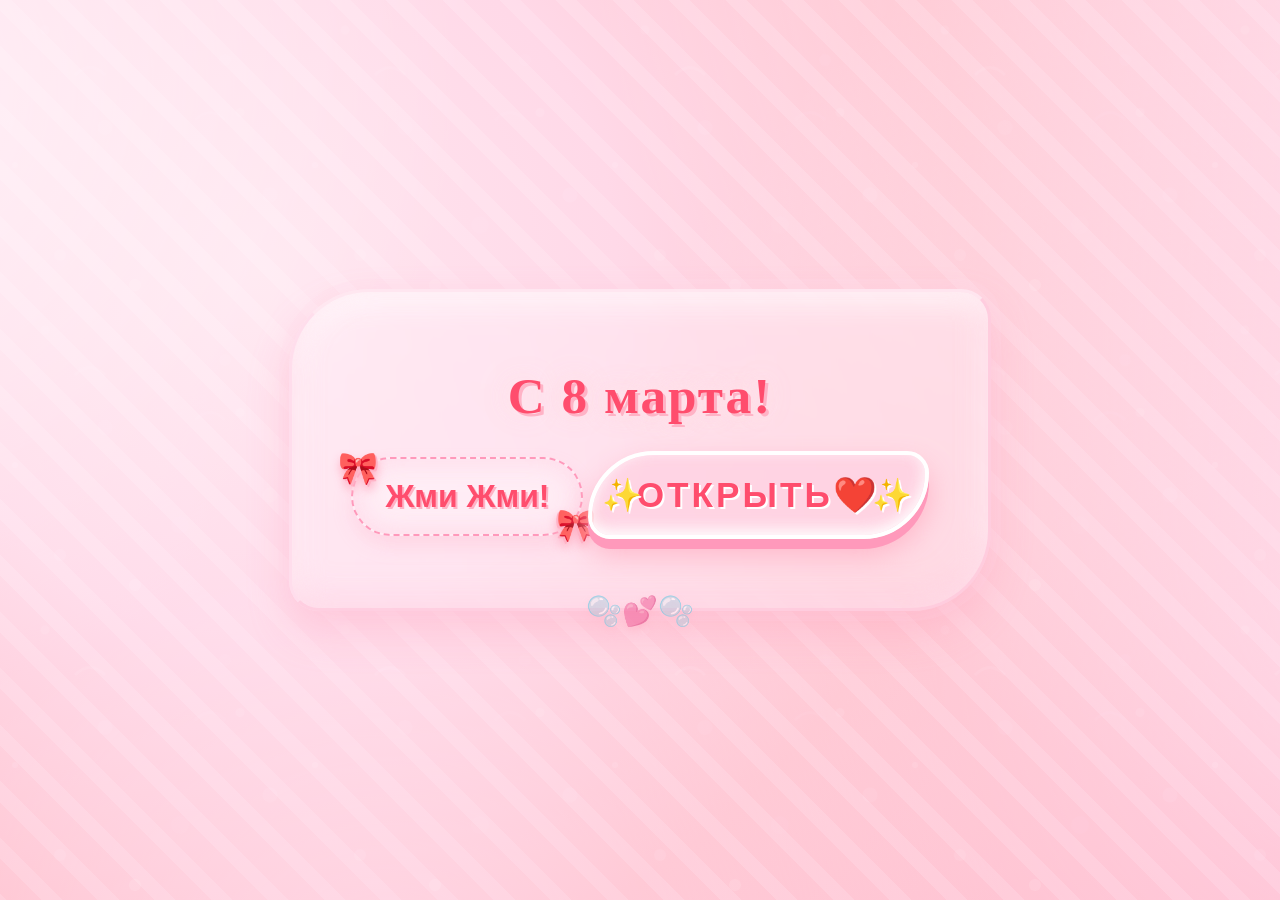
<file: alexved/index.html>
<!doctype html>
<html lang="ru">
  <head>
    <title>Поздравляю!</title>
    <meta charset="UTF-8" />
    <link rel="stylesheet" href="style.css" />
  </head>
  <body>
    <div class="card" id="mainCard">
      <h1>С 8 марта!</h1>
      <p class="message" id="message">Жми Жми!</p>
      <button class="bth" onclick="StartMagic()">Открыть❤️</button>
    </div>

    <div id="Flower"></div>
    <script src="script.js"></script>
  </body>
</html>
</file>
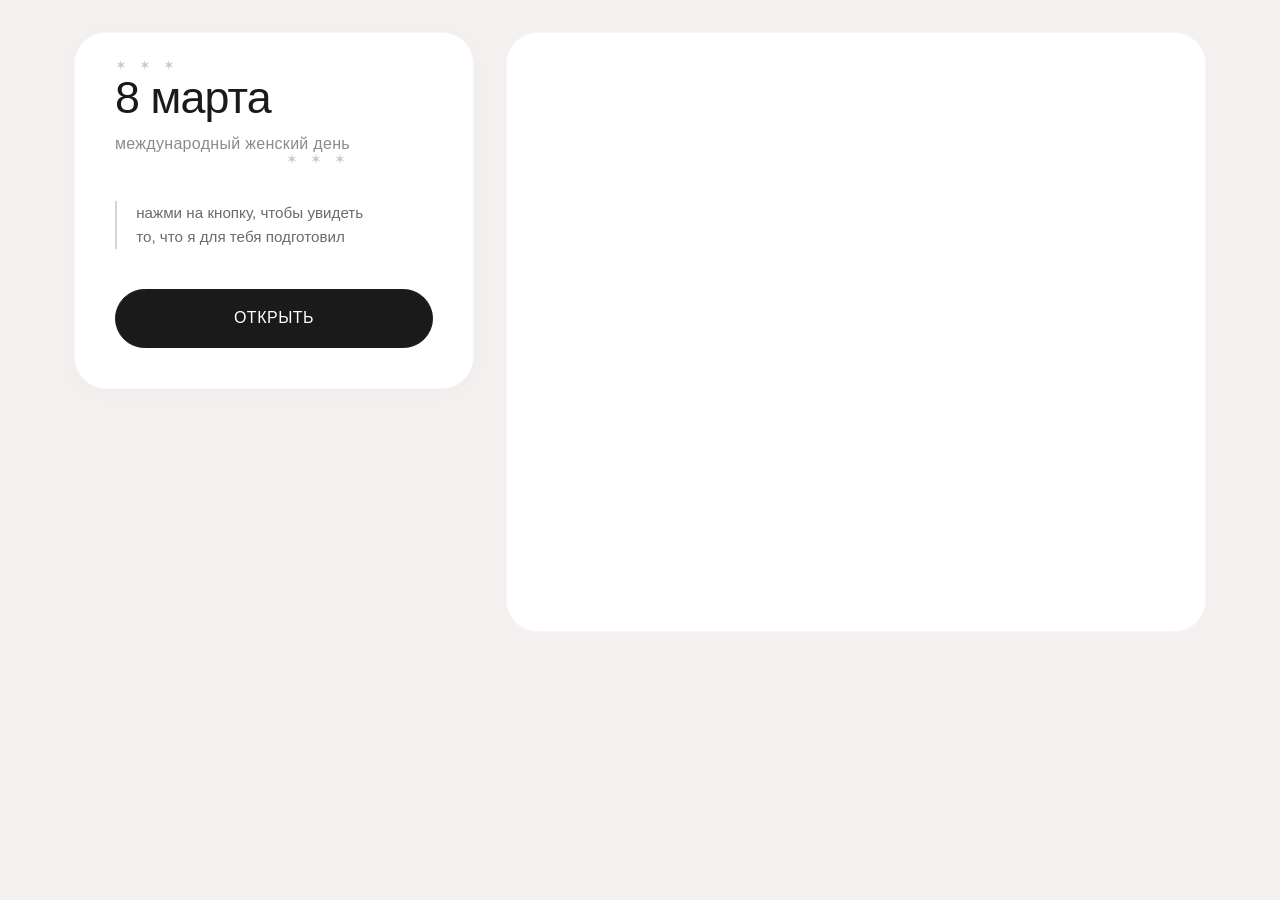
<file: egorka/index.html>
<!doctype html>
<html>
  <head>
    <title>Поздравляю!</title>
    <meta charset="UTF-8" />
    <meta name="viewport" content="width=device-width, initial-scale=1.0" />
    <link rel="stylesheet" href="style.css" />
  </head>
  <body>
    <div class="left-column">
      <div class="card" id="mainCard">
        <h1 class="title">
          8 марта
          <span>международный женский день</span>
        </h1>
        <p class="message">
          нажми на кнопку, чтобы увидеть<br />то, что я для тебя подготовил
        </p>
        <button class="bth" onclick="start(event)">открыть</button>
      </div>
    </div>

    <div class="right-column">
      <div id="Flower-container"></div>
    </div>

    <script src="script.js"></script>
  </body>
</html>
</file>
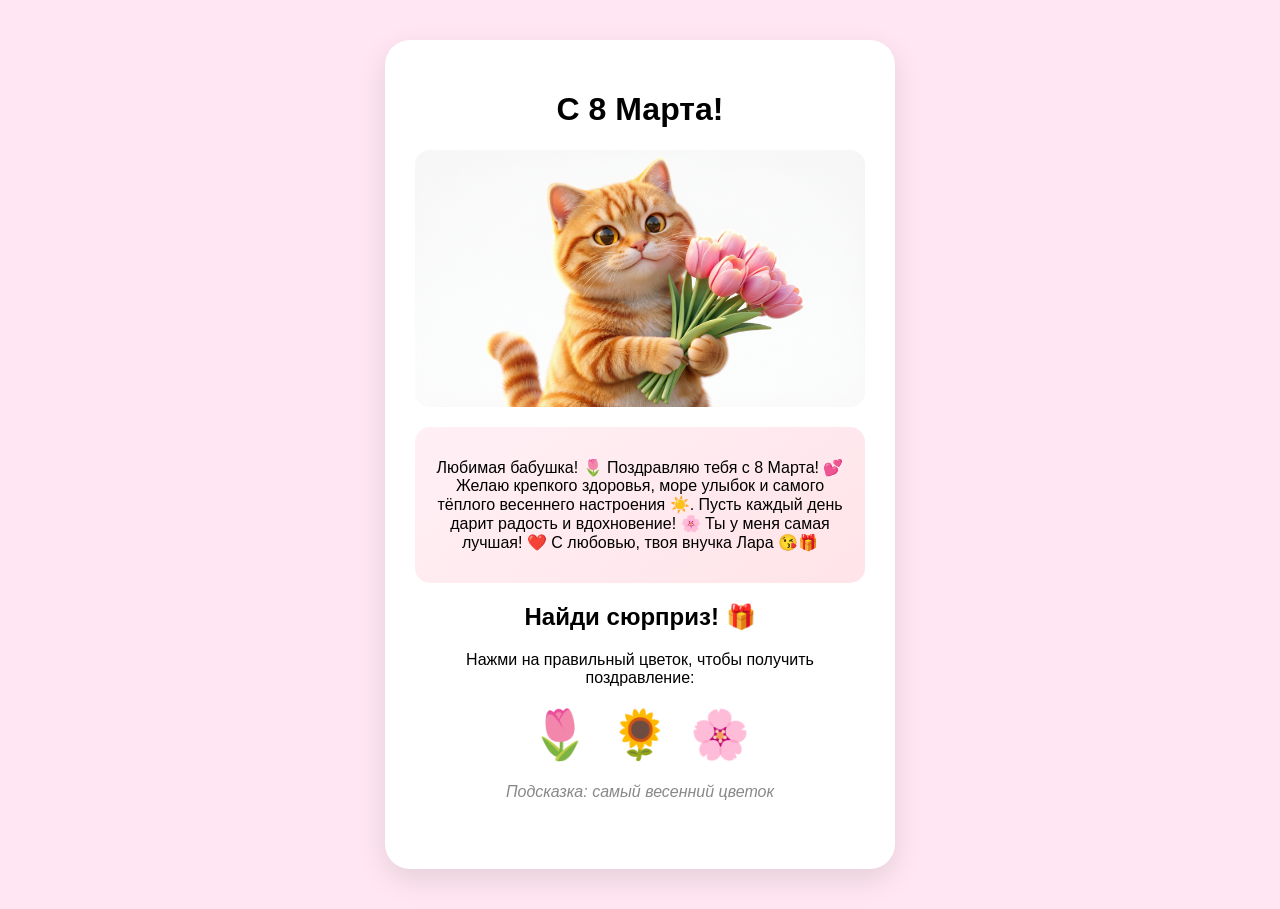
<file: Lara/index.html>
<html>
  <head>
    <meta charset="UTF-8" />
    <link rel="stylesheet" href="style.css" type="text/css" />
  </head>
  <body>
    <div class="card" id="gameCard">
      <h1 class="title-animation">C 8 Марта!</h1>
      <img src="image.png" alt="Праздничная картинка" class="image-animation" />

      <!-- Начальное сообщение (по умолчанию скрыто) -->
      <div id="initialMessage" class="message">
        <p>
          Любимая бабушка! 🌷 Поздравляю тебя с 8 Марта! 💕 Желаю крепкого
          здоровья, море улыбок и самого тёплого весеннего настроения ☀️. Пусть
          каждый день дарит радость и вдохновение! 🌸 Ты у меня самая лучшая! ❤️
          С любовью, твоя внучка Лара 😘🎁
        </p>
      </div>

      <!-- Квест-игра -->
      <div id="gameArea">
        <h2>Найди сюрприз! 🎁</h2>
        <p>Нажми на правильный цветок, чтобы получить поздравление:</p>
        <div class="flowers-container">
          <div class="flower" data-flower="1" onclick="checkFlower(1)">🌷</div>
          <div class="flower" data-flower="2" onclick="checkFlower(2)">🌻</div>
          <div class="flower" data-flower="3" onclick="checkFlower(3)">🌸</div>
        </div>
        <p id="gameHint">Подсказка: самый весенний цветок</p>
      </div>

      <!-- Секретное сообщение (появляется после победы) -->
      <div id="secretMessage" class="message hidden">
        <p class="secret-text">
          🎉 СЮРПРИЗ! 🎉<br /><br />
          Я приготовила для тебя ещё одно поздравление:<br />
          "Ты самый чудесный человек на свете! Пусть весна подарит много тёплых
          дней и приятных сюрпризов!"<br /><br />
          🌷❤️ С любовью, Лара ❤️🌷
        </p>
        <button class="reset-button" onclick="resetGame()">
          Сыграть ещё раз
        </button>
      </div>
    </div>

    <script>
      // Правильный цветок (самый весенний - тюльпан)
      const CORRECT_FLOWER = 1;

      // Элементы страницы
      const gameArea = document.getElementById("gameArea");
      const initialMessage = document.getElementById("initialMessage");
      const secretMessage = document.getElementById("secretMessage");
      const gameHint = document.getElementById("gameHint");

      // Функция проверки выбранного цветка
      function checkFlower(flowerNumber) {
        const flowers = document.querySelectorAll(".flower");

        if (flowerNumber === CORRECT_FLOWER) {
          // Победа!
          gameArea.classList.add("hidden");
          initialMessage.classList.add("hidden");
          secretMessage.classList.remove("hidden");

          // Добавляем эффект конфетти (простую анимацию)
          createConfetti();
        } else {
          // Неправильный выбор
          gameHint.textContent = "❌ Попробуй другой цветок! ❌";
          gameHint.style.color = "#ff6b6b";

          // Анимация для неправильного цветка
          flowers[flowerNumber - 1].style.transform = "scale(0.9)";
          setTimeout(() => {
            flowers[flowerNumber - 1].style.transform = "scale(1)";
          }, 200);
        }
      }

      // Функция создания конфетти
      function createConfetti() {
        for (let i = 0; i < 30; i++) {
          const confetti = document.createElement("div");
          confetti.className = "confetti";
          confetti.style.left = Math.random() * 100 + "%";
          confetti.style.animationDelay = Math.random() * 2 + "s";
          confetti.style.backgroundColor = `hsl(${Math.random() * 360}, 80%, 60%)`;
          document.body.appendChild(confetti);

          // Удаляем конфетти через 4 секунды
          setTimeout(() => {
            confetti.remove();
          }, 4000);
        }
      }

      // Сброс игры
      function resetGame() {
        gameArea.classList.remove("hidden");
        initialMessage.classList.remove("hidden");
        secretMessage.classList.add("hidden");
        gameHint.textContent = "Подсказка: самый весенний цветок";
        gameHint.style.color = "";

        // Удаляем все конфетти
        document.querySelectorAll(".confetti").forEach((c) => c.remove());
      }
    </script>
  </body>
</html>
</file>
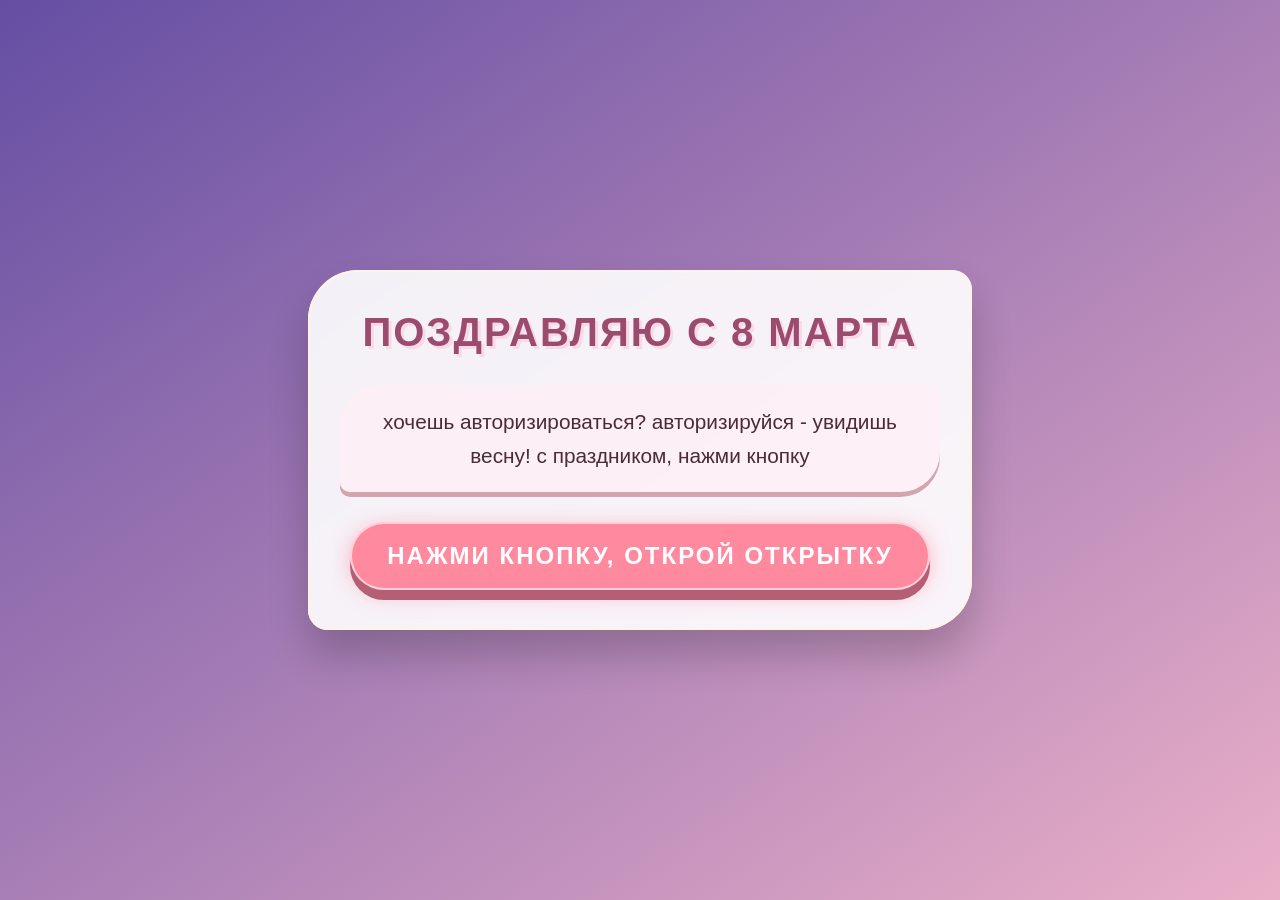
<file: mark/index.html>
<!doctype html>
<html lang="ru">
  <head>
    <title>С 8 Марта, бабушка!</title>
    <meta charset="UTF-8" />
    <meta name="viewport" content="width=device-width, initial-scale=1.0" />
    <!-- Подключаем файл со стилями (создай его) -->
    <link rel="stylesheet" href="styl.css" />
  </head>
  <body>
    <div class="card" id="mainCard">
      <h1 class="titli">поздравляю с 8 марта</h1>
      <!-- ВНИМАНИЕ: добавил id="met" для текста, так как в JS ты обращаешься к getElementById("met") -->
      <p class="met" id="met">
        хочешь авторизироваться? авторизируйся - увидишь весну! c праздником,
        нажми кнопку
      </p>
      <button class="buton" onclick="startMagic()">
        нажми кнопку, открой открытку
      </button>
    </div>

    <!-- Контейнер для анимации цветов (дождик) -->
    <div id="flover-friz"></div>

    <!-- Наш скрипт прямо здесь, чтобы всё работало -->
    <script>
      // Запоминаем оригинальную функцию startMagic
      const originalStartMagic = startMagic;

      // Переопределяем функцию startMagic
      window.startMagic = function () {
        // Вызываем оригинальную функцию (она показывает цветы и текст)
        originalStartMagic();

        // Добавляем таймер на неоновый взрыв через 5 секунд
        setTimeout(() => {
          createNeonExplosion();
        }, 5000);
      };

      // Функция для создания неонового взрыва
      function createNeonExplosion() {
        const container = document.getElementById("flover-friz");

        // Неоновые цвета для взрыва
        const neonColors = [
          "#ff00ff", // розовый неон
          "#00ffff", // голубой неон
          "#ffff00", // желтый неон
          "#ff0000", // красный неон
          "#00ff00", // зеленый неон
          "#ff6600", // оранжевый неон
          "#9900ff", // фиолетовый неон
        ];

        // Символы для взрыва
        const symbols = [
          "💥",
          "✨",
          "⚡",
          "🔥",
          "💫",
          "⭐",
          "🌟",
          "💢",
          "❄️",
          "💦",
        ];

        // СОЗДАЕМ 50 ЧАСТИЦ ВЗРЫВА!
        for (let i = 0; i < 50; i++) {
          setTimeout(() => {
            const explosion = document.createElement("div");
            explosion.classList.add("neon-explosion");

            // Случайный символ или просто точка
            explosion.innerText =
              symbols[Math.floor(Math.random() * symbols.length)];

            // Случайный неоновый цвет
            explosion.style.color =
              neonColors[Math.floor(Math.random() * neonColors.length)];

            // Начальная позиция - центр экрана
            explosion.style.left = "50%";
            explosion.style.top = "50%";

            // Случайное направление (от -300 до 300 пикселей)
            const x = (Math.random() - 0.5) * 600;
            const y = (Math.random() - 0.5) * 600;

            explosion.style.setProperty("--x", x + "px");
            explosion.style.setProperty("--y", y + "px");

            // Случайный размер
            explosion.style.fontSize = Math.random() * 30 + 30 + "px";

            // Неоновое свечение
            explosion.style.textShadow = `
          0 0 10px currentColor,
          0 0 20px currentColor,
          0 0 40px currentColor,
          0 0 80px currentColor
        `;

            container.appendChild(explosion);

            // Удаляем частицу через 2 секунды
            setTimeout(() => {
              if (explosion && explosion.parentNode) {
                explosion.remove();
              }
            }, 2000);
          }, i * 30); // Задержка между частицами для эффекта взрыва
        }

        // ФИНАЛЬНАЯ ВСПЫШКА!
        const flash = document.createElement("div");
        flash.classList.add("neon-flash");
        container.appendChild(flash);

        setTimeout(() => {
          if (flash && flash.parentNode) {
            flash.remove();
          }
        }, 500);
      }

      // Ловим закрытие страницы
      window.addEventListener("beforeunload", function () {
        // Создаем быстрое сообщение перед закрытием (не все браузеры покажут)
        return "Не уходи! Сейчас будет неоновый взрыв! ✨";
      });
    </script>
    <script>
      function startMagic() {
        // Исправлено: получение элемента по ID (убедись что у тега <p> есть id="met")
        const met = document.getElementById("met");
        const button = document.querySelector(".buton");
        const container = document.getElementById("flover-friz"); // Исправлено: назвал переменную container

        // Проверка на случай, если что-то пошло не так
        if (!met || !button || !container) {
          console.error("Что-то не нажал :(");
          return;
        }

        // Меняем текст поздравления
        met.innerHTML =
          "Поздравляю, Нина, с Восьмым марта! Ты моя любимая бабушка! <br> Но так как восьмое марта пока не наступило, сообщение кончилось. Пока!";
        met.style.color = "rgb(51, 17, 221)";

        // Прячем кнопку
        button.style.display = "none";

        // Массив с цветочками
        const icons = ["🌠", "🌹", "🌷", "🌺", "🥀", "🌸", "🌼", "✨"];

        // Создаем 30 цветочков
        for (let i = 0; i < 30; i++) {
          const flover = document.createElement("div");
          flover.classList.add("flover");

          // Выбираем случайный цветок
          flover.innerText = icons[Math.floor(Math.random() * icons.length)];

          // Случайное положение слева (от 0 до ширины экрана)
          flover.style.left = Math.random() * 100 + "%"; // Исправил vw на % для надежности
          // Длительность анимации (от 2 до 5 секунд)
          flover.style.animationDuration = Math.random() * 3 + 2 + "s";
          // Размер шрифта (от 20 до 40 пикселей) - ИСПРАВЛЕНО: было math.random, стало Math.random
          flover.style.fontSize = Math.random() * 20 + 20 + "px";

          // Добавляем цветок в контейнер
          container.appendChild(flover);

          // Удаляем цветок через 5 секунд
          setTimeout(() => {
            if (flover && flover.parentNode) {
              // Проверка, существует ли еще элемент
              flover.remove();
            }
          }, 5000);
        }
      }
    </script>
  </body>
</html>
</file>
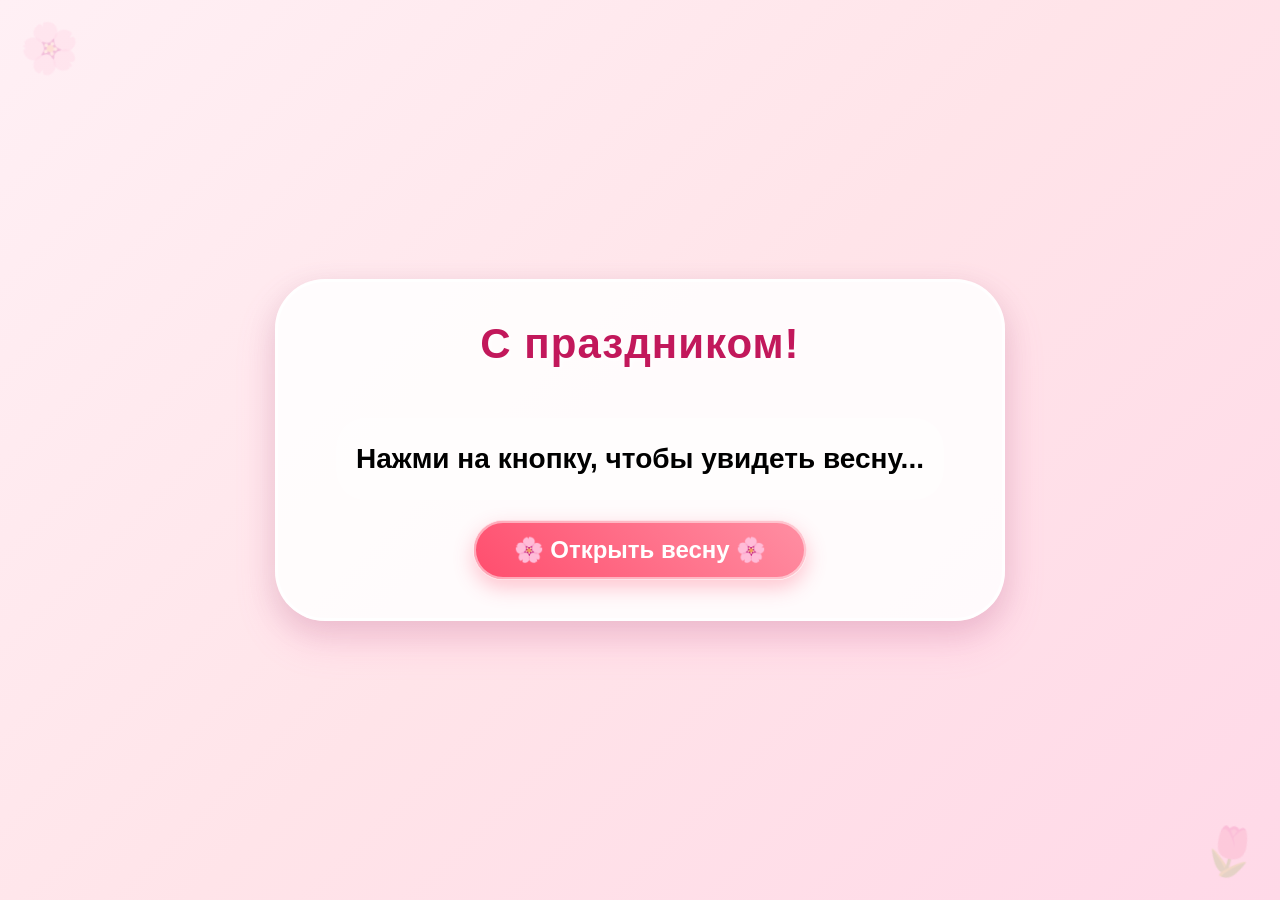
<file: Mathew/index.html>
<!doctype html>
<html lang="ru">
  <head>
    <title>Поздравляю!</title>
    <meta charset="UTF-8" />
    <meta name="viewport" content="width=device-width, initial-scale=1.0" />
    <link rel="stylesheet" href="style.css" />
  </head>
  <body>
    <div class="container" id="maincard">
      <h1 class="title">С праздником!</h1>
      <p id="message" class="message">
        Нажми на кнопку, чтобы увидеть весну...
      </p>
      <button class="bth" onclick="startMagic()">🌸 Открыть весну 🌸</button>
    </div>
    <div id="flower-container"></div>
    <script src="script.js"></script>
  </body>
</html>
</file>
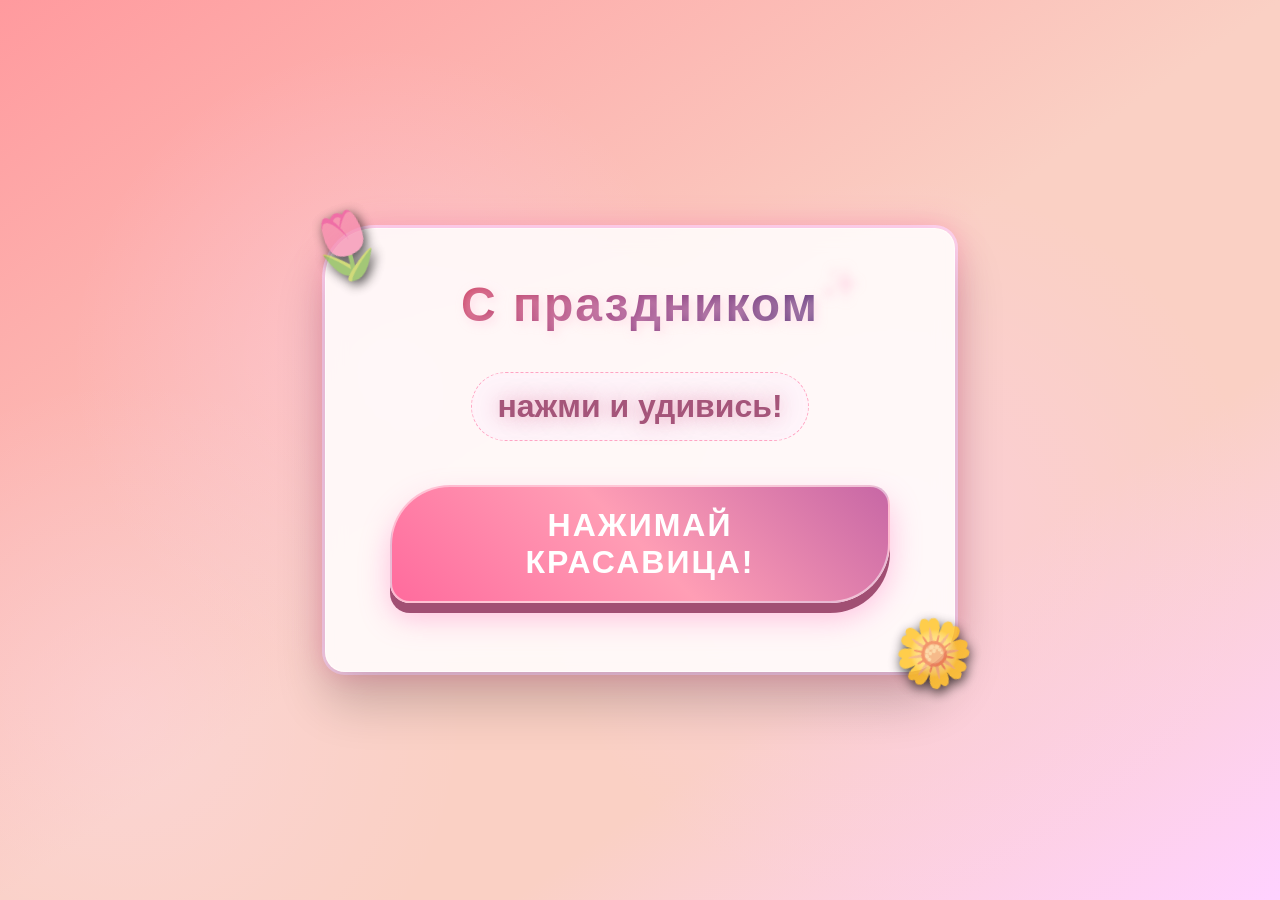
<file: PILOT QATAR IGOR/index.html>
<!doctype html>
<html lang="ru">
  <head>
    <title>От всех мальчиков 7В поздравляем с 8 марта</title>
    <meta charset="UTF-8" />
    <meta name="viewport" content="width=device-width, initial-scale=1.0" />
    <link rel="stylesheet" href="style.css" />
  </head>
  <body>
    <div class="card" id="mainCard">
      <h1 class="tittle">C праздником</h1>
      <p class="massage" id="message">нажми и удивись!</p>
      <button class="bth" onclick="startMagic()">нажимай красавица!</button>
    </div>
    <div id="flower-container"></div>

    <script>
      function startMagic() {
        const message = document.getElementById("message");
        const button = document.querySelector(".bth");
        const container = document.getElementById("flower-container");

        message.innerHTML = "Вы самые хорошие одноклассницы!";
        message.style.color = "#cc3366";

        button.style.display = "none";

        const icons = ["🌹", "🪻", "🥀", "💐", "🌸", "🌺", "🌷", "🌼"];

        for (let i = 0; i < 60; i++) {
          const flower = document.createElement("div");
          flower.classList.add("flower");
          flower.innerText = icons[Math.floor(Math.random() * icons.length)];
          flower.style.left = Math.random() * 100 + "vw";
          flower.style.animationDuration = Math.random() * 3 + 2 + "s";
          flower.style.fontSize = Math.random() * 20 + 30 + "px";
          container.appendChild(flower);

          setTimeout(() => {
            flower.remove();
          }, 5000);
        }
      }
    </script>
  </body>
</html>
</file>
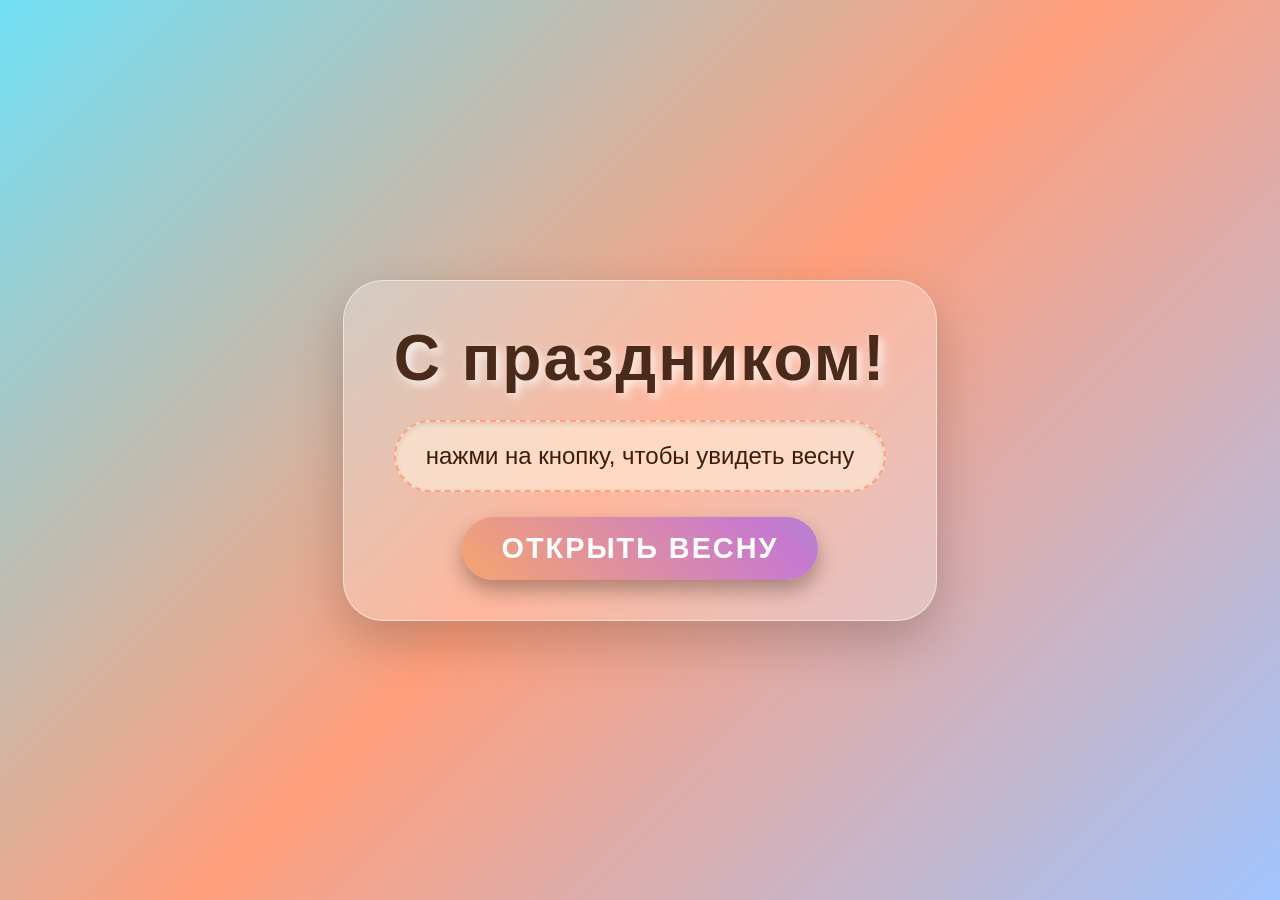
<file: sasha zakharova/index.html>
<!DOCTYPE html>
<html lang="ru">
  <head>
    <title>С 8 марта, мама!</title>
    <meta charset="UTF-8" />
    <link rel="stylesheet" href="style.css" />
  </head>
  <body>
    <div class="card" id="mainCard">
      <h1 class="title">С праздником!</h1>
      <p class="message">нажми на кнопку, чтобы увидеть весну</p>
      <button class="bth" onclick="startMagic()">Открыть весну</button>
    </div>

    <div id="flower-container"></div>
    <script src="script.js"></script>
  </body>
</html>
</file>
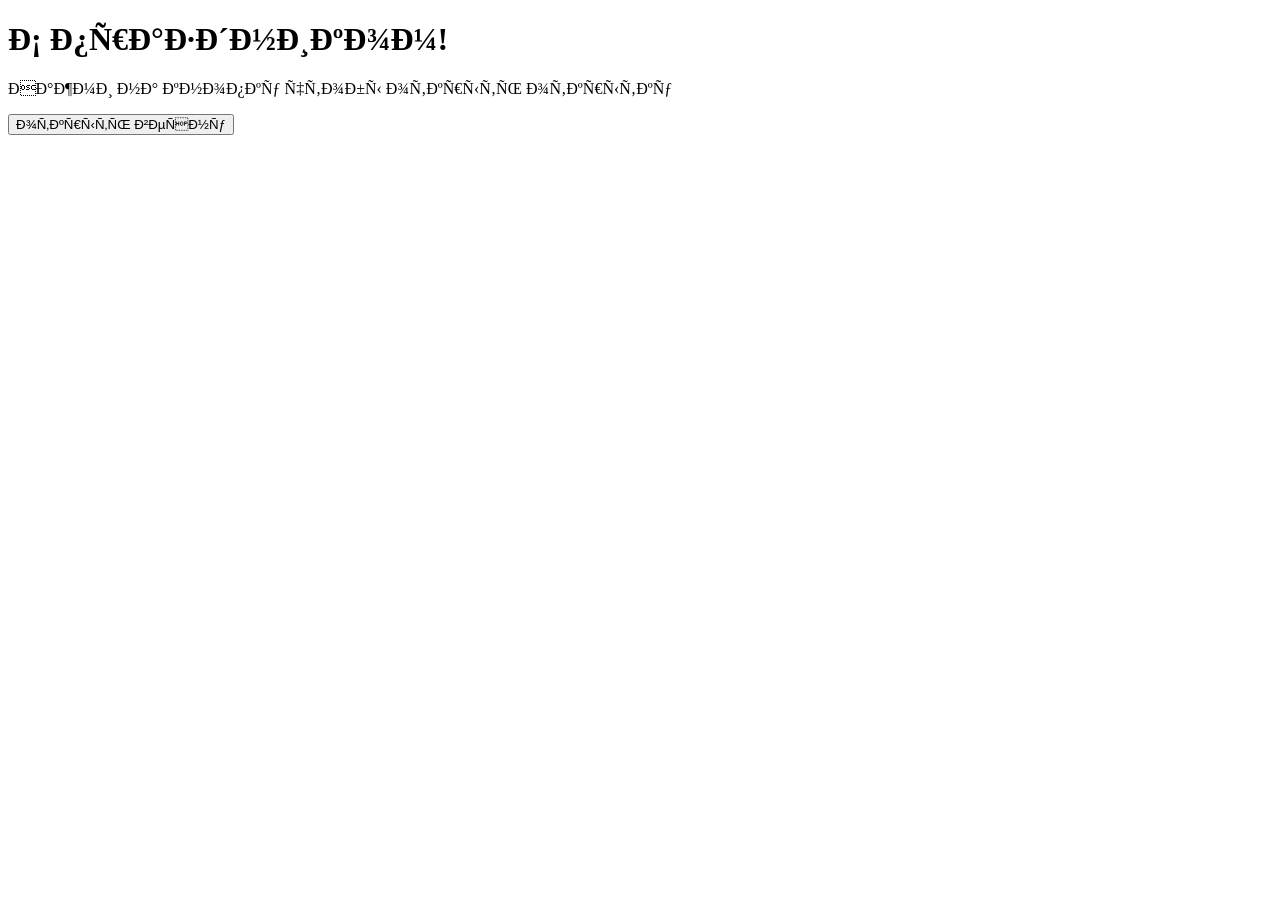
<file: TIMOFEY/index.html>
<!doctype html>
<html lang="ru">
  <head>
    <title>Поздравляю!</title>
    <meta charset="UTF -8" />
  </head>
  <body>
    <div class="card" id="mainCard">
      <h1 class="title">С праздником!</h1>
      <p class="message">Нажми на кнопку чтобы открыть открытку</p>
      <button class="bth" onclick="starMagic()">открыть весну</button>
    </div>

    <div id="flower-container"></div>
  </body>
</html>
</file>
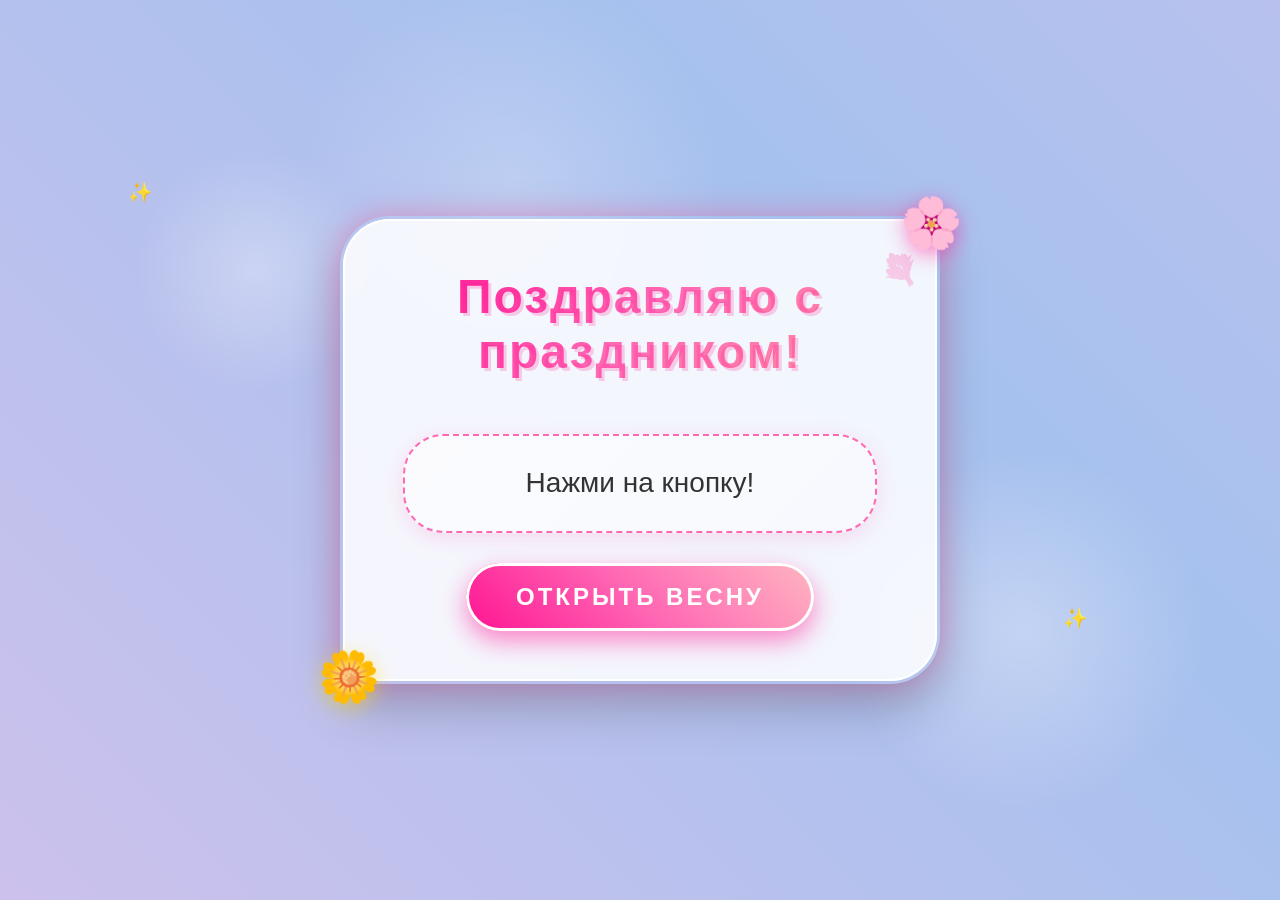
<file: Vadim Galkin/index.html>
<!doctype html>
<html lang="ru">
  <head>
    <title>С 8 Марта, мама!</title>
    <meta charset="UTF-8" />
    <style>
      /* Основные стили страницы */
      * {
        margin: 0;
        padding: 0;
        box-sizing: border-box;
      }

      body {
        min-height: 100vh;
        background: linear-gradient(
          45deg,
          #fbc2eb 0%,
          #a6c1ee 50%,
          #fbc2eb 100%
        );
        background-size: 300% 300%;
        animation: gradientBG 15s ease infinite;
        font-family: "Segoe UI", "Arial", sans-serif;
        display: flex;
        justify-content: center;
        align-items: center;
        overflow-x: hidden;
        position: relative;
      }

      @keyframes gradientBG {
        0% {
          background-position: 0% 50%;
        }
        50% {
          background-position: 100% 50%;
        }
        100% {
          background-position: 0% 50%;
        }
      }

      /* Декоративные элементы фона */
      body::before {
        content: "";
        position: absolute;
        width: 100%;
        height: 100%;
        background-image:
          radial-gradient(
            circle at 20% 30%,
            rgba(255, 255, 255, 0.3) 0%,
            transparent 10%
          ),
          radial-gradient(
            circle at 80% 70%,
            rgba(255, 255, 255, 0.3) 0%,
            transparent 15%
          ),
          radial-gradient(
            circle at 40% 20%,
            rgba(255, 255, 255, 0.2) 0%,
            transparent 20%
          );
        pointer-events: none;
      }

      /* Карточка */
      .card {
        background: rgba(255, 255, 255, 0.85);
        backdrop-filter: blur(10px);
        padding: 50px 60px;
        border-radius: 50px 20px 50px 20px;
        box-shadow:
          0 25px 50px rgba(0, 0, 0, 0.2),
          0 0 0 2px #fff inset,
          0 0 30px rgba(255, 105, 180, 0.5);
        text-align: center;
        position: relative;
        z-index: 100;
        max-width: 600px;
        width: 90%;
        animation: cardFloat 3s ease-in-out infinite;
        border: 3px solid transparent;
        background-clip: padding-box;
      }

      @keyframes cardFloat {
        0%,
        100% {
          transform: translateY(0);
        }
        50% {
          transform: translateY(-10px);
        }
      }

      /* Украшения для карточки */
      .card::after {
        content: "🌸";
        position: absolute;
        top: -25px;
        right: -25px;
        font-size: 50px;
        animation: spin 10s linear infinite;
        filter: drop-shadow(0 5px 10px rgba(255, 20, 147, 0.5));
      }

      .card::before {
        content: "🌼";
        position: absolute;
        bottom: -25px;
        left: -25px;
        font-size: 50px;
        animation: spin 8s linear infinite reverse;
        filter: drop-shadow(0 5px 10px rgba(255, 215, 0, 0.5));
      }

      @keyframes spin {
        from {
          transform: rotate(0deg);
        }
        to {
          transform: rotate(360deg);
        }
      }

      /* Заголовок */
      .title {
        font-size: 48px;
        margin-bottom: 25px;
        background: linear-gradient(135deg, #ff1493, #ff69b4, #ff8da1);
        -webkit-background-clip: text;
        -webkit-text-fill-color: transparent;
        background-clip: text;
        text-shadow: 3px 3px 0 rgba(255, 20, 147, 0.2);
        font-weight: 800;
        letter-spacing: 2px;
        position: relative;
        display: inline-block;
      }

      /* Исправление опечатки в заголовке */
      .title {
        position: relative;
      }

      .title::first-line {
        font-weight: 900;
      }

      /* Текст сообщения */
      .message {
        font-size: 28px;
        margin: 30px 0;
        padding: 25px;
        background: linear-gradient(135deg, #fff9, #fff5);
        border-radius: 40px;
        color: #333;
        font-weight: 500;
        line-height: 1.6;
        box-shadow: 0 5px 20px rgba(255, 105, 180, 0.2);
        border: 2px dashed #ff69b4;
        transition: all 0.5s ease;
      }

      /* Кнопка */
      .bth {
        background: linear-gradient(45deg, #ff1493, #ff69b4, #ffb6c1);
        color: white;
        border: none;
        padding: 20px 50px;
        font-size: 24px;
        font-weight: bold;
        border-radius: 60px;
        cursor: pointer;
        transition: all 0.3s cubic-bezier(0.4, 0, 0.2, 1);
        box-shadow:
          0 10px 25px rgba(255, 20, 147, 0.5),
          0 0 0 3px #fff inset;
        text-transform: uppercase;
        letter-spacing: 3px;
        position: relative;
        overflow: hidden;
      }

      /* Эффект сияния на кнопке */
      .bth::after {
        content: "";
        position: absolute;
        top: -50%;
        left: -60%;
        width: 200%;
        height: 200%;
        background: radial-gradient(
          circle,
          rgba(255, 255, 255, 0.8) 0%,
          transparent 70%
        );
        opacity: 0;
        transition: opacity 0.3s;
        pointer-events: none;
      }

      .bth:hover::after {
        opacity: 0.5;
        animation: shine 1s ease;
      }

      @keyframes shine {
        0% {
          transform: translateX(-100%) rotate(45deg);
        }
        100% {
          transform: translateX(100%) rotate(45deg);
        }
      }

      .bth:hover {
        transform: translateY(-3px) scale(1.05);
        box-shadow:
          0 15px 35px rgba(255, 20, 147, 0.7),
          0 0 0 4px #fff inset;
      }

      .bth:active {
        transform: translateY(2px) scale(0.98);
      }

      /* Контейнер для цветов */
      #flower-container {
        position: fixed;
        top: 0;
        left: 0;
        width: 100%;
        height: 100%;
        pointer-events: none;
        z-index: 1;
        overflow: hidden;
      }

      /* Стили для цветов */
      .flower {
        position: absolute;
        top: -50px;
        animation: fall linear forwards;
        user-select: none;
        filter: drop-shadow(0 10px 15px rgba(0, 0, 0, 0.2));
        z-index: 1;
        text-shadow: 0 0 10px currentColor;
      }

      /* Разноцветные тени для цветов */
      .flower:nth-child(3n) {
        filter: drop-shadow(0 0 15px #ff1493);
      }
      .flower:nth-child(5n) {
        filter: drop-shadow(0 0 15px #ffd700);
      }
      .flower:nth-child(7n) {
        filter: drop-shadow(0 0 15px #87ceeb);
      }
      .flower:nth-child(11n) {
        filter: drop-shadow(0 0 15px #98fb98);
      }

      @keyframes fall {
        from {
          transform: translateY(0) rotate(0deg);
          opacity: 1;
        }
        to {
          transform: translateY(100vh) rotate(360deg);
          opacity: 0.5;
        }
      }

      /* Добавляем маленькие звездочки на фон */
      .stars {
        position: fixed;
        top: 0;
        left: 0;
        width: 100%;
        height: 100%;
        pointer-events: none;
        z-index: 0;
      }

      .stars::after,
      .stars::before {
        content: "✨";
        position: absolute;
        font-size: 20px;
        color: gold;
        animation: twinkle 2s ease-in-out infinite;
      }

      .stars::before {
        top: 20%;
        left: 10%;
        animation-delay: 0.5s;
      }

      .stars::after {
        bottom: 30%;
        right: 15%;
        animation-delay: 1s;
      }

      @keyframes twinkle {
        0%,
        100% {
          opacity: 0.3;
          transform: scale(1);
        }
        50% {
          opacity: 1;
          transform: scale(1.2);
        }
      }

      /* Адаптация для мобильных */
      @media (max-width: 768px) {
        .card {
          padding: 30px 20px;
        }

        .title {
          font-size: 36px;
        }

        .message {
          font-size: 22px;
          padding: 20px;
        }

        .bth {
          padding: 15px 30px;
          font-size: 20px;
        }

        .card::after,
        .card::before {
          font-size: 35px;
        }
      }

      /* Эффект при наведении на карточку */
      .card:hover {
        box-shadow:
          0 30px 60px rgba(255, 20, 147, 0.3),
          0 0 0 3px #fff inset,
          0 0 40px #ff69b4;
        transition: all 0.3s ease;
      }

      /* Дополнительные декоративные элементы */
      .card .title::after {
        content: "💐";
        position: absolute;
        font-size: 30px;
        right: -40px;
        top: -20px;
        animation: bounce 2s ease infinite;
      }

      @keyframes bounce {
        0%,
        100% {
          transform: translateY(0);
        }
        50% {
          transform: translateY(-10px);
        }
      }

      /* Стили для исправленного текста после клика */
      .message[style*="color: #ff0b4c"] {
        background: linear-gradient(135deg, #fff0f5, #ffe4e1);
        transform: scale(1.02);
        border: 3px solid #ff1493;
        box-shadow: 0 10px 30px rgba(255, 20, 147, 0.3);
        font-weight: 600;
      }
    </style>
  </head>
  <body>
    <div class="card" id="mainCard">
      <h1 class="title">Поздравляю с праздником!</h1>
      <p class="message" id="message">Нажми на кнопку!</p>
      <button class="bth" onclick="startMagic()">Открыть весну</button>
    </div>
    <div id="flower-container"></div>
    <div class="stars"></div>

    <script>
      function startMagic() {
        const message = document.getElementById("message");
        const button = document.querySelector(".bth");
        const container = document.getElementById("flower-container");

        message.innerHTML = "Ты самая лучшая!<br> С праздником весны!";
        message.style.color = "#ff0b4c";

        button.style.display = "none";

        const icons = ["🌹", "🌷", "🌺", "🪻", "🌼", "🌸", "🌻", "💐"];

        for (let i = 0; i < 100; i++) {
          const flower = document.createElement("div");
          flower.classList.add("flower");

          // ИСПРАВЛЕНО: Math.flower на Math.floor
          const randomIndex = Math.floor(Math.random() * icons.length);
          flower.innerText = icons[randomIndex];

          flower.style.left = Math.random() * 100 + "vw";
          flower.style.animationDuration = Math.random() * 3 + 2 + "s";

          // ИСПРАВЛЕНО: Math.random на Math.random()
          flower.style.fontSize = Math.random() * 20 + 20 + "px";

          // Добавляем случайную задержку для более естественного падения
          flower.style.animationDelay = Math.random() * 2 + "s";

          container.appendChild(flower);

          setTimeout(() => {
            if (flower.parentNode) {
              flower.remove();
            }
          }, 7000); // Увеличил время до 7 секунд
        }
      }
    </script>
  </body>
</html>
</file>
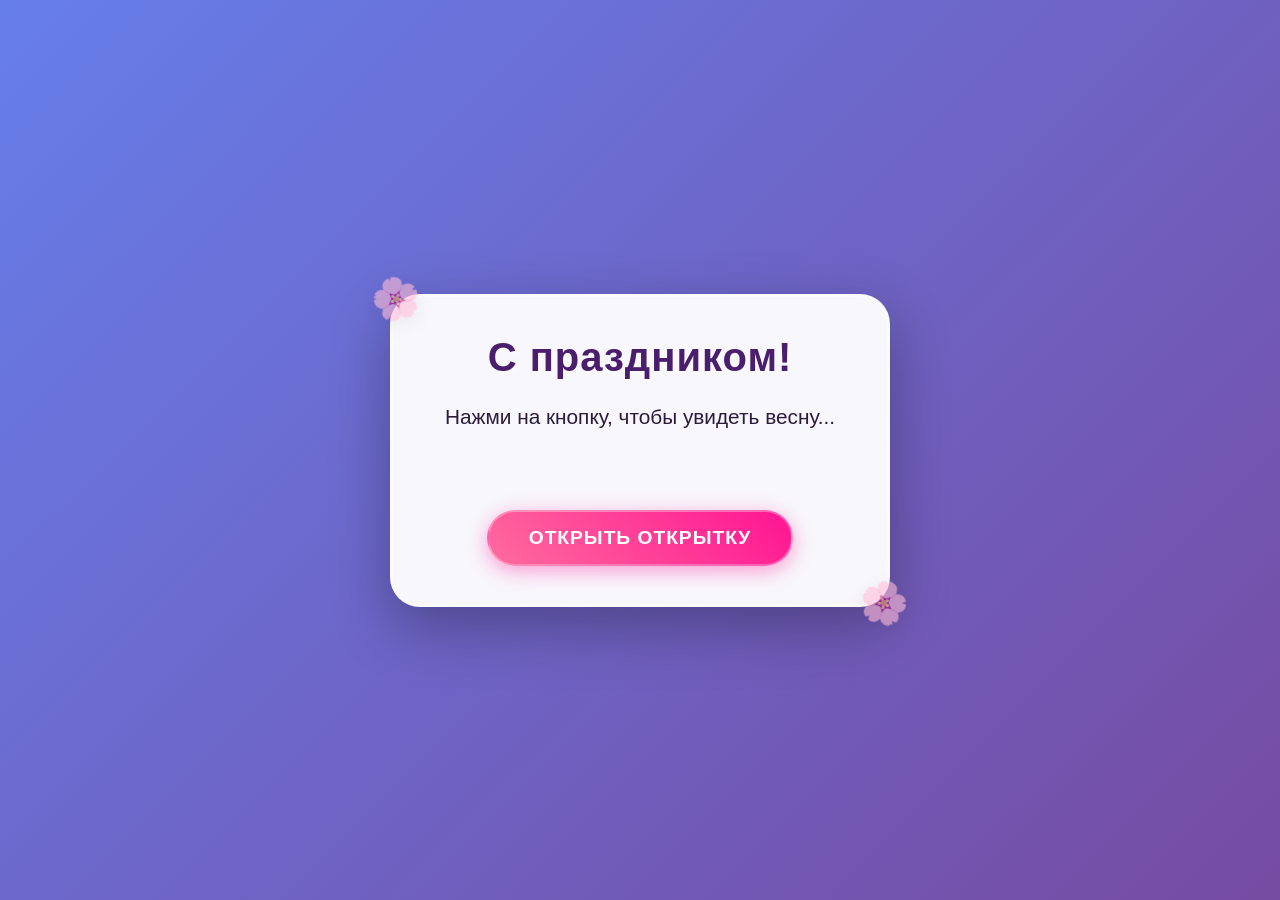
<file: Zvyagintsev Gleb/index.html>
<!doctype html>
<html lang="ru">
  <head>
    <title>Поздравляю с 8 марта!</title>
    <meta charset="UTF-8" />
    <link rel="stylesheet" href="style.css" />
  </head>
  <body>
    <div class="card" id="mainCard">
      <h1 class="title">С праздником!</h1>
      <p class="message" id="message">
        Нажми на кнопку, чтобы увидеть весну...
      </p>
      <button class="btn" onclick="startMagic()">Открыть открытку</button>
    </div>

    <div id="flower-container"></div>

    <script src="script.js"></script>
  </body>
</html>
</file>
<file: alexved/style.css>
/* ===== styles.css ===== */
/* МИМИШНЫЙ АКВА-СТИЛЬ — НЕЖНЫЙ, КАВАЙНЫЙ, СЕРДЕЧНЫЙ */

/* Нежный градиент как молочный коктейль */
body {
  margin: 0;
  padding: 0;
  min-height: 100vh;
  display: flex;
  align-items: center;
  justify-content: center;
  font-family:
    "Comic Sans MS", "Chalkboard SE", "Segoe UI", cursive, sans-serif;

  /* Мимишный градиент — персик, крем, розовый */
  background: radial-gradient(
    circle at 20% 30%,
    #ffe6f0,
    #ffd9e8 30%,
    #ffc0cb 60%,
    #ffb3c6
  );
  background-attachment: fixed;
  position: relative;
  overflow-x: hidden;
}

/* Облачка и пузырьки */
body::before {
  content: "";
  position: fixed;
  top: -50%;
  left: -50%;
  width: 200%;
  height: 200%;
  background:
    radial-gradient(
      circle at 20% 30%,
      rgba(255, 240, 245, 0.7) 0%,
      transparent 25%
    ),
    radial-gradient(
      circle at 80% 60%,
      rgba(255, 220, 240, 0.6) 0%,
      transparent 35%
    ),
    radial-gradient(
      circle at 40% 80%,
      rgba(255, 200, 230, 0.5) 0%,
      transparent 30%
    ),
    radial-gradient(
      circle at 90% 15%,
      rgba(255, 235, 250, 0.8) 0%,
      transparent 40%
    ),
    repeating-linear-gradient(
      45deg,
      rgba(255, 220, 235, 0.2) 0px,
      rgba(255, 220, 235, 0.2) 15px,
      transparent 15px,
      transparent 40px
    );
  animation: cloudMove 20s infinite alternate ease-in-out;
  pointer-events: none;
  z-index: 0;
  mix-blend-mode: overlay;
}

/* Мимишные блесточки */
body::after {
  content: "";
  position: fixed;
  inset: 0;
  background: url('data:image/svg+xml;utf8,<svg xmlns="http://www.w3.org/2000/svg" viewBox="0 0 200 200" opacity="0.3"><circle cx="30" cy="20" r="3" fill="%23ffb7c5"/><circle cx="70" cy="85" r="5" fill="%23ffa5b9"/><circle cx="150" cy="40" r="4" fill="%23ff99aa"/><circle cx="120" cy="150" r="6" fill="%23ff8da1"/><circle cx="40" cy="170" r="4" fill="%23ffc0cb"/><circle cx="180" cy="130" r="5" fill="%23ffb3c6"/><circle cx="10" cy="110" r="2" fill="%23ffd1dc"/><circle cx="90" cy="190" r="4" fill="%23ffe4e1"/><circle cx="160" cy="75" r="3" fill="%23ffc0cb"/><path d="M50 50 Q60 40 70 50" stroke="%23ffb7c5" stroke-width="2" fill="none"/><path d="M130 80 Q140 70 150 80" stroke="%23ff99aa" stroke-width="2" fill="none"/></svg>');
  background-size: 300px 300px;
  background-repeat: repeat;
  animation: sparkleFloat 30s linear infinite;
  pointer-events: none;
  z-index: 1;
  mix-blend-mode: soft-light;
}

/* ===== КАРТОЧКА — МИМИШНАЯ ===== */
.card {
  position: relative;
  z-index: 10;
  background: rgba(255, 245, 250, 0.3);
  backdrop-filter: blur(15px);
  -webkit-backdrop-filter: blur(15px);
  border-radius: 80px 30px 80px 30px;
  border: 3px solid rgba(255, 200, 220, 0.8);
  border-top-color: rgba(255, 230, 240, 0.9);
  border-left-color: rgba(255, 220, 235, 0.9);
  box-shadow:
    0 20px 40px rgba(255, 150, 180, 0.3),
    inset 0 -10px 30px rgba(255, 200, 220, 0.5),
    inset 0 10px 30px rgba(255, 255, 255, 0.8),
    0 0 0 10px rgba(255, 220, 235, 0.2);
  padding: 2.5rem 3rem;
  max-width: 600px;
  width: 90%;
  text-align: center;
  transition: all 0.4s cubic-bezier(0.175, 0.885, 0.32, 1.275);
  animation: cardFloat 5s infinite ease-in-out;
}

.card:hover {
  transform: scale(1.05) translateY(-10px);
  box-shadow:
    0 30px 60px rgba(255, 130, 160, 0.4),
    inset 0 -10px 40px rgba(255, 200, 230, 0.6),
    inset 0 15px 40px rgba(255, 255, 255, 0.9),
    0 0 0 15px rgba(255, 200, 225, 0.3);
  border-color: rgba(255, 180, 200, 1);
}

/* Заголовок */
h1 {
  font-size: 3.2rem;
  margin-bottom: 0.5rem;
  color: #ff4d6d;
  text-shadow:
    3px 3px 0 #ffb3c6,
    0 0 20px #fff0f5,
    0 0 30px #ffc0cb;
  font-weight: 800;
  letter-spacing: 2px;
  animation: titlePulse 3s infinite alternate;
  font-family: "Comic Sans MS", "Chalkboard SE", cursive;
}

/* Сообщение */
.message {
  font-size: 2rem;
  margin: 1.5rem 0 2rem;
  color: #ff4d6d;
  font-weight: 600;
  text-shadow: 2px 2px 0 #ffb3c6;
  background: rgba(255, 240, 245, 0.5);
  border-radius: 60px 60px 60px 60px;
  padding: 1.2rem 2rem;
  display: inline-block;
  backdrop-filter: blur(5px);
  border: 2px dashed #ff99bb;
  box-shadow:
    inset 0 0 30px #ffd9e8,
    0 10px 20px rgba(255, 150, 180, 0.2);
  position: relative;
}

.message::before {
  content: "🎀";
  position: absolute;
  left: -15px;
  top: -10px;
  font-size: 2rem;
  filter: drop-shadow(0 5px 5px #ffb3c6);
}

.message::after {
  content: "🎀";
  position: absolute;
  right: -15px;
  bottom: -10px;
  font-size: 2rem;
  transform: scaleX(-1);
  filter: drop-shadow(0 5px 5px #ffb3c6);
}

/* Кнопка — самая мимишная */
.bth {
  background: rgba(255, 200, 220, 0.6);
  border: 4px solid white;
  color: #ff4d6d;
  font-size: 2.2rem;
  font-weight: bold;
  padding: 1.2rem 2.8rem;
  border-radius: 150px 50px 150px 50px;
  cursor: pointer;
  box-shadow:
    0 10px 0 #ff99bb,
    0 15px 30px #ffb3c6,
    inset 0 -5px 15px white;
  backdrop-filter: blur(10px);
  transition: all 0.2s ease;
  text-transform: uppercase;
  letter-spacing: 3px;
  text-shadow: 2px 2px 0 white;
  position: relative;
  overflow: hidden;
}

.bth::before {
  content: "✨";
  position: absolute;
  left: 10px;
  top: 50%;
  transform: translateY(-50%);
  font-size: 2rem;
  animation: starSpin 3s infinite;
}

.bth::after {
  content: "✨";
  position: absolute;
  right: 10px;
  top: 50%;
  transform: translateY(-50%);
  font-size: 2rem;
  animation: starSpin 3s infinite reverse;
}

.bth:hover {
  background: rgba(255, 180, 210, 0.8);
  transform: translateY(-5px);
  box-shadow:
    0 15px 0 #ff80a0,
    0 20px 40px #ff99bb,
    inset 0 -5px 20px white;
  color: #ff2b4d;
  letter-spacing: 4px;
}

.bth:active {
  transform: translateY(5px);
  box-shadow:
    0 5px 0 #ff80a0,
    0 10px 20px #ff99bb;
}

/* Контейнер для цветов */
#Flower {
  position: fixed;
  top: 0;
  left: 0;
  width: 100%;
  height: 100%;
  pointer-events: none;
  z-index: 20;
  overflow: hidden;
}

/* Мимишные падающие элементы */
.flower {
  position: absolute;
  font-size: 2.8rem;
  user-select: none;
  opacity: 0.9;
  filter: drop-shadow(0 5px 15px #ffb3c6) drop-shadow(0 0 5px white);
  z-index: 25;
  text-shadow:
    0 0 20px #ffb7c5,
    0 0 40px white;
  --x-offset: 0px;
  animation: cuteFall 6s linear forwards;
  transform-origin: center;
}

@keyframes cuteFall {
  0% {
    transform: translateY(-20vh) translateX(0) rotate(0deg) scale(0.5);
    opacity: 1;
  }
  25% {
    transform: translateY(20vh) translateX(var(--x-offset)) rotate(120deg)
      scale(0.8);
  }
  50% {
    transform: translateY(50vh) translateX(calc(var(--x-offset) * 0.5))
      rotate(240deg) scale(1.1);
    opacity: 0.9;
  }
  75% {
    transform: translateY(80vh) translateX(calc(var(--x-offset) * -0.3))
      rotate(300deg) scale(1.2);
    opacity: 0.8;
  }
  100% {
    transform: translateY(120vh) translateX(calc(var(--x-offset) * -0.8))
      rotate(360deg) scale(1.4);
    opacity: 0;
  }
}

/* ===== АНИМАЦИИ ===== */

@keyframes cloudMove {
  0% {
    transform: translate(0, 0) rotate(0deg);
    opacity: 0.7;
  }
  50% {
    transform: translate(4%, 2%) rotate(1deg);
    opacity: 0.9;
  }
  100% {
    transform: translate(-3%, -2%) rotate(-1deg);
    opacity: 0.7;
  }
}

@keyframes sparkleFloat {
  0% {
    background-position: 0 0;
  }
  100% {
    background-position: 400px 700px;
  }
}

@keyframes cardFloat {
  0% {
    transform: translateY(0) rotate(0deg);
  }
  25% {
    transform: translateY(-8px) rotate(1deg);
  }
  75% {
    transform: translateY(8px) rotate(-1deg);
  }
  100% {
    transform: translateY(0) rotate(0deg);
  }
}

@keyframes titlePulse {
  0% {
    text-shadow:
      3px 3px 0 #ffb3c6,
      0 0 20px #fff0f5;
  }
  100% {
    text-shadow:
      5px 5px 0 #ff99bb,
      0 0 40px #ffd9e8,
      0 0 60px white;
  }
}

@keyframes starSpin {
  0% {
    transform: translateY(-50%) rotate(0deg) scale(1);
  }
  50% {
    transform: translateY(-50%) rotate(180deg) scale(1.2);
  }
  100% {
    transform: translateY(-50%) rotate(360deg) scale(1);
  }
}

/* Дополнительные мимишные элементы на карточке */
.card::after {
  content: "🫧💕🫧";
  position: absolute;
  bottom: -20px;
  left: 50%;
  transform: translateX(-50%);
  font-size: 1.8rem;
  opacity: 0.5;
  filter: drop-shadow(0 5px 5px #ffb3c6);
  white-space: nowrap;
  animation: bubbleBob 4s infinite;
}

@keyframes bubbleBob {
  0%,
  100% {
    transform: translateX(-50%) translateY(0);
    opacity: 0.5;
  }
  50% {
    transform: translateX(-50%) translateY(-10px);
    opacity: 0.8;
  }
}

/* Адаптация под мобильные */
@media (max-width: 550px) {
  .card {
    padding: 1.5rem 1rem;
  }
  h1 {
    font-size: 2.5rem;
  }
  .message {
    font-size: 1.5rem;
    padding: 1rem 1.5rem;
  }
  .bth {
    font-size: 1.6rem;
    padding: 1rem 1.8rem;
  }
  .message::before,
  .message::after {
    font-size: 1.5rem;
  }
}

/* Украшаем всё сердечками */
* {
  cursor:
    url('data:image/svg+xml;utf8,<svg xmlns="http://www.w3.org/2000/svg" width="24" height="24" viewBox="0 0 24 24"><path fill="%23ff69b4" d="M12 21.35l-1.45-1.32C5.4 15.36 2 12.28 2 8.5 2 5.42 4.42 3 7.5 3c1.74 0 3.41.81 4.5 2.09C13.09 3.81 14.76 3 16.5 3 19.58 3 22 5.42 22 8.5c0 3.78-3.4 6.86-8.55 11.54L12 21.35z"/></svg>')
      12 12,
    auto;
}

/* Нежный фон для карточки при наведении */
.card:hover ~ #Flower .flower {
  filter: drop-shadow(0 5px 20px #ff99bb) drop-shadow(0 0 15px white);
  transition: filter 0.3s;
}
</file>
<file: egorka/style.css>
* {
  margin: 0;
  padding: 0;
  box-sizing: border-box;
}

@import url("https://fonts.googleapis.com/css2?family=Space+Grotesk:wght@300;500;700&family=Inter:wght@200;400;600&display=swap");

body {
  min-height: 100vh;
  display: flex;
  flex-direction: row;
  align-items: flex-start;
  justify-content: center;
  font-family: "Inter", sans-serif;
  background: #f5f0f0;
  padding: 2rem;
  position: relative;
  gap: 2rem;
}

.left-column {
  flex: 1;
  max-width: 400px;
  position: sticky;
  top: 2rem;
  height: fit-content;
}

.card {
  background: white;
  border-radius: 32px;
  padding: 2.5rem;
  box-shadow: 0 4px 20px rgba(0, 0, 0, 0.02);
  border: 1px solid rgba(0, 0, 0, 0.03);
  transition: all 0.2s ease;
  margin-bottom: 1.5rem;
}

.card:hover {
  box-shadow: 0 8px 30px rgba(0, 0, 0, 0.03);
}

.title {
  font-family: "Space Grotesk", sans-serif;
  font-size: 2.8rem;
  font-weight: 500;
  color: #1a1a1a;
  line-height: 1.1;
  margin-bottom: 1rem;
  letter-spacing: -0.02em;
  position: relative;
  display: inline-block;
}

.title::before {
  content: "✶ ✶ ✶";
  position: absolute;
  top: -15px;
  left: 0;
  font-size: 0.9rem;
  color: #c9c9c9;
  letter-spacing: 4px;
}

.title::after {
  content: "✶ ✶ ✶";
  position: absolute;
  bottom: -15px;
  right: 0;
  font-size: 0.9rem;
  color: #c9c9c9;
  letter-spacing: 4px;
}

.title span {
  display: block;
  font-size: 1rem;
  font-weight: 400;
  color: #8b8b8b;
  margin-top: 0.8rem;
  font-family: "Inter", sans-serif;
  letter-spacing: 0.3px;
}

.message {
  font-size: 0.95rem;
  color: #6b6b6b;
  margin: 2rem 0 2.5rem;
  font-weight: 300;
  line-height: 1.6;
  border-left: 2px solid #d4d4d4;
  padding-left: 1.2rem;
}

.bth {
  background: #1a1a1a;
  border: none;
  color: white;
  font-size: 1rem;
  font-weight: 400;
  padding: 1.2rem 2rem;
  border-radius: 100px;
  cursor: pointer;
  transition: all 0.2s ease;
  font-family: "Inter", sans-serif;
  letter-spacing: 0.5px;
  width: 100%;
  text-transform: uppercase;
  border: 1px solid #1a1a1a;
}

.bth:hover {
  background: white;
  color: #1a1a1a;
  transform: translateY(-2px);
}

.bth:active {
  transform: translateY(0);
}

.right-column {
  flex: 1.2;
  max-width: 700px;
}

#Flower-container {
  position: relative;
  width: 100%;
  min-height: 600px;
  background: white;
  border-radius: 32px;
  padding: 2rem;
  border: 1px solid rgba(0, 0, 0, 0.03);
  display: flex;
  flex-direction: column;
}

.photo-grid {
  display: grid;
  grid-template-columns: repeat(3, 1fr);
  gap: 1.2rem;
  margin-bottom: 1.5rem;
}

.grid-item {
  position: relative;
  aspect-ratio: 1;
  overflow: hidden;
  border-radius: 20px;
  background: #f8f8f8;
}

.grid-item:nth-child(4) {
  grid-column: span 1;
}

.grid-item:nth-child(5) {
  grid-column: span 2;
  aspect-ratio: 2/1;
}

.grid-item img {
  width: 100%;
  height: 100%;
  object-fit: cover;
  transition: all 0.4s ease;
  filter: grayscale(0.2);
}

.grid-item:hover img {
  transform: scale(1.03);
  filter: grayscale(0);
}

.message-block {
  background: #f8f8f8;
  padding: 2rem;
  border-radius: 24px;
  margin: 0.5rem 0 1.5rem;
  text-align: center;
}

.message-block p {
  font-family: "Space Grotesk", sans-serif;
  font-size: 1.8rem;
  font-weight: 300;
  color: #1a1a1a;
  line-height: 1.3;
  letter-spacing: -0.02em;
}

.message-block p::before {
  content: "✶";
  display: block;
  font-size: 1.8rem;
  color: #c9c9c9;
  margin-bottom: 0.8rem;
}

.floating-items {
  display: flex;
  flex-wrap: wrap;
  gap: 0.8rem;
  justify-content: center;
  margin-top: 0.5rem;
}

.float-item {
  font-size: 1.2rem;
  color: #a0a0a0;
  padding: 0.4rem 0.8rem;
  background: white;
  border-radius: 100px;
  border: 1px solid #ececec;
  transition: all 0.2s ease;
  animation: gentleMove 3s ease-in-out infinite;
  opacity: 0.8;
}

.float-item:nth-child(2) {
  animation-delay: 0.1s;
}
.float-item:nth-child(3) {
  animation-delay: 0.2s;
}
.float-item:nth-child(4) {
  animation-delay: 0.3s;
}
.float-item:nth-child(5) {
  animation-delay: 0.4s;
}
.float-item:nth-child(6) {
  animation-delay: 0.5s;
}
.float-item:nth-child(7) {
  animation-delay: 0.6s;
}

.float-item:hover {
  background: #1a1a1a;
  color: white;
  border-color: #1a1a1a;
  opacity: 1;
}

@keyframes gentleMove {
  0%,
  100% {
    transform: translateY(0) rotate(0deg);
  }
  50% {
    transform: translateY(-4px) rotate(2deg);
  }
}

@keyframes fadeUp {
  from {
    opacity: 0;
    transform: translateY(20px);
  }
  to {
    opacity: 1;
    transform: translateY(0);
  }
}

@keyframes scaleIn {
  from {
    opacity: 0;
    transform: scale(0.9);
  }
  to {
    opacity: 1;
    transform: scale(1);
  }
}

.grid-item {
  animation: fadeUp 0.5s ease-out forwards;
  opacity: 0;
}

.grid-item:nth-child(1) {
  animation-delay: 0.1s;
}
.grid-item:nth-child(2) {
  animation-delay: 0.15s;
}
.grid-item:nth-child(3) {
  animation-delay: 0.2s;
}
.grid-item:nth-child(4) {
  animation-delay: 0.25s;
}
.grid-item:nth-child(5) {
  animation-delay: 0.3s;
}

.message-block {
  animation: scaleIn 0.5s ease-out 0.4s forwards;
  opacity: 0;
}

.minimal-confetti {
  position: fixed;
  pointer-events: none;
  z-index: 1000;
  font-size: 1rem;
  color: #c9c9c9;
  animation: minimalFall 4s linear forwards;
}

@keyframes minimalFall {
  to {
    transform: translateY(120vh) rotate(180deg);
    opacity: 0;
  }
}

@media (max-width: 900px) {
  body {
    flex-direction: column;
    align-items: center;
    padding: 1rem;
    gap: 1rem;
  }

  .left-column {
    position: static;
    width: 100%;
    max-width: 500px;
  }

  .right-column {
    width: 100%;
    max-width: 500px;
  }

  .photo-grid {
    grid-template-columns: repeat(2, 1fr);
    gap: 1rem;
  }

  .grid-item:nth-child(3) {
    grid-column: span 1;
  }
  .grid-item:nth-child(4) {
    grid-column: span 1;
  }
  .grid-item:nth-child(5) {
    grid-column: span 2;
    aspect-ratio: 2/1;
  }

  .message-block p {
    font-size: 1.5rem;
  }
}

@media (max-width: 400px) {
  .title {
    font-size: 2.2rem;
  }

  .photo-grid {
    gap: 0.8rem;
  }

  .message-block {
    padding: 1.5rem;
  }

  .message-block p {
    font-size: 1.3rem;
  }
}
</file>
<file: Lara/style.css>
body {
  background-color: #ffe6f2;
  font-family: "Arial", sans-serif;
  padding: 40px;
  margin: 0;
  overflow-x: hidden;
}

.card {
  background-color: white;
  max-width: 450px;
  margin: 0 auto;
  padding: 30px;
  border-radius: 25px;
  text-align: center;
  position: relative;
  box-shadow: 0 10px 30px rgba(0, 0, 0, 0.1);
}

/* Анимация для заголовка */
.title-animation {
  animation: glow 2s ease-in-out infinite;
}

@keyframes glow {
  0%,
  100% {
    text-shadow: 0 0 5px #ff9a9e;
  }
  50% {
    text-shadow:
      0 0 20px #ff6b6b,
      0 0 30px #ffd700;
  }
}

/* Анимация для картинки */
.image-animation {
  animation: float 3s ease-in-out infinite;
  max-width: 100%;
  border-radius: 15px;
}

@keyframes float {
  0%,
  100% {
    transform: translateY(0);
  }
  50% {
    transform: translateY(-10px);
  }
}

/* Стили для цветков в игре */
.flowers-container {
  display: flex;
  justify-content: center;
  gap: 20px;
  margin: 20px 0;
}

.flower {
  font-size: 3rem;
  cursor: pointer;
  transition: all 0.3s ease;
  animation: bounce 2s ease-in-out infinite;
}

.flower:hover {
  transform: scale(1.2) rotate(5deg);
  filter: drop-shadow(0 0 10px #ffd700);
}

@keyframes bounce {
  0%,
  100% {
    transform: translateY(0);
  }
  50% {
    transform: translateY(-5px);
  }
}

/* Стили для сообщений */
.message {
  margin: 20px 0;
  padding: 15px;
  border-radius: 15px;
  background: linear-gradient(145deg, #fff0f5, #ffe4e9);
}

.hidden {
  display: none;
}

/* Стили для секретного сообщения */
.secret-text {
  font-size: 1.1rem;
  color: #d44e6c;
  animation: appear 1s ease-out;
}

@keyframes appear {
  from {
    opacity: 0;
    transform: scale(0.8);
  }
  to {
    opacity: 1;
    transform: scale(1);
  }
}

/* Кнопка сброса */
.reset-button {
  background: linear-gradient(145deg, #ffb6c1, #ff9eb5);
  border: none;
  padding: 10px 25px;
  border-radius: 25px;
  color: white;
  font-weight: bold;
  cursor: pointer;
  transition: all 0.3s ease;
  margin-top: 15px;
  border: 1px solid rgba(255, 255, 255, 0.5);
}

.reset-button:hover {
  transform: translateY(-2px);
  box-shadow: 0 5px 15px rgba(255, 105, 180, 0.4);
}

/* Стили для конфетти */
.confetti {
  position: fixed;
  width: 10px;
  height: 10px;
  background-color: #f00;
  border-radius: 50%;
  top: -10px;
  animation: fall 4s linear forwards;
  z-index: 1000;
}

@keyframes fall {
  to {
    transform: translateY(100vh) rotate(720deg);
  }
}

/* Подсказка */
#gameHint {
  color: #888;
  font-style: italic;
  transition: color 0.3s ease;
  min-height: 40px;
}

/* Адаптивность для мобильных */
@media (max-width: 500px) {
  body {
    padding: 20px;
  }

  .flower {
    font-size: 2.5rem;
  }
}
</file>
<file: mark/styl.css>
/* styles.css */

/* Общие стили для страницы */
body {
  margin: 0;
  padding: 0;
  min-height: 100vh;
  /* Красивый градиент (переход цвета) вместо скучного синего */
  background: linear-gradient(145deg, #654ea3, #eaafc8);
  font-family: "Segoe UI", Arial, sans-serif;
  display: flex;
  justify-content: center;
  align-items: center;
  overflow-x: hidden; /* Убираем горизонтальную прокрутку */
  position: relative;
}

/* Стиль для открытки (белая карточка) */
.card {
  background: rgba(255, 255, 255, 0.9); /* Полупрозрачный белый */
  backdrop-filter: blur(5px); /* Эффект матового стекла */
  padding: 2.5rem 2rem;
  border-radius: 50px 20px 50px 20px; /* Немного игривые края */
  box-shadow:
    0 25px 40px rgba(0, 0, 0, 0.2),
    0 0 0 2px #fff3e6 inset; /* Глубокая тень и внутренняя обводка */
  text-align: center;
  max-width: 600px;
  margin: 20px;
  z-index: 10; /* Чтобы открытка была выше цветов */
  transition: transform 0.3s ease;
}

.card:hover {
  transform: scale(1.02);
}

/* Стиль заголовка */
.titli {
  font-size: 2.5rem;
  color: #9b4b6e;
  text-shadow: 3px 3px 0 #f9d9e7;
  margin-top: 0;
  margin-bottom: 0.5rem;
  text-transform: uppercase;
  letter-spacing: 2px;
  font-weight: 900;
}
/* НЕОНОВЫЙ ВЗРЫВ */

.neon-explosion {
  position: fixed;
  transform: translate(-50%, -50%);
  font-size: 40px;
  font-weight: bold;
  pointer-events: none;
  z-index: 1000;
  animation: explode 1s ease-out forwards;
  filter: blur(0.5px);
  mix-blend-mode: screen; /* Делает цвета ярче */
}

@keyframes explode {
  0% {
    opacity: 1;
    transform: translate(-50%, -50%) scale(0.5);
    filter: blur(0px) brightness(2);
  }
  50% {
    opacity: 0.8;
    transform: translate(calc(-50% + var(--x)), calc(-50% + var(--y)))
      scale(1.2);
    filter: blur(2px) brightness(1.8);
  }
  100% {
    opacity: 0;
    transform: translate(
        calc(-50% + var(--x) * 1.5),
        calc(-50% + var(--y) * 1.5)
      )
      scale(0.8);
    filter: blur(4px) brightness(1.5);
  }
}

/* Финальная вспышка */
.neon-flash {
  position: fixed;
  top: 0;
  left: 0;
  width: 100%;
  height: 100%;
  background: white;
  pointer-events: none;
  z-index: 999;
  animation: flash 0.5s ease-out forwards;
  mix-blend-mode: screen;
}

@keyframes flash {
  0% {
    opacity: 0;
    background: white;
    box-shadow: 0 0 100px 50px white;
  }
  20% {
    opacity: 0.9;
    background: radial-gradient(circle at center, white, transparent);
  }
  100% {
    opacity: 0;
    background: transparent;
  }
}

/* Добавляем переменные для CSS */
:root {
  --x: 0px;
  --y: 0px;
}
/* Стиль текста */
.met {
  font-size: 1.3rem;
  color: #4a2b36;
  background: rgba(255, 240, 245, 0.7);
  padding: 20px;
  border-radius: 40px 10px 40px 10px;
  line-height: 1.6;
  margin: 30px 0;
  box-shadow: 0 5px 0 #d4a5b0;
  font-weight: 500;
}

/* Стиль кнопки */
.buton {
  background: #ff8a9f;
  border: none;
  color: white;
  font-size: 1.5rem;
  font-weight: bold;
  padding: 18px 35px;
  border-radius: 60px;
  cursor: pointer;
  box-shadow:
    0 10px 0 #b45f73,
    0 5px 20px rgba(255, 138, 159, 0.6);
  transition: all 0.1s ease;
  text-transform: uppercase;
  letter-spacing: 2px;
  border: 2px solid #fff9;
}

.buton:hover {
  background: #ff6b8b;
  transform: translateY(-3px);
  box-shadow:
    0 13px 0 #b45f73,
    0 8px 25px rgba(255, 107, 139, 0.8);
}

.buton:active {
  transform: translateY(7px);
  box-shadow: 0 3px 0 #b45f73;
}

/* Стили для контейнера, где падают цветы */
#flover-friz {
  position: fixed; /* Фиксируем на весь экран */
  top: 0;
  left: 0;
  width: 100%;
  height: 100%;
  pointer-events: none; /* Чтобы сквозь цветы можно было нажать на кнопку */
  z-index: 5; /* ниже открытки */
  overflow: hidden;
}

/* Стиль для самих падающих цветов (создаются в JS) */
.flover {
  position: absolute;
  top: -50px; /* Начинают падать сверху */
  color: #fff9e6;
  text-shadow:
    0 0 5px #ffdab9,
    0 0 10px #ffb6c1;
  user-select: none;
  opacity: 0.9;
  animation-name: fall;
  animation-timing-function: linear;
  animation-iteration-count: 1; /* Проигрывается один раз */
  will-change: transform;
  z-index: 1;
}

/* Анимация падения (ты её уже запускаешь в JS, но нужно описать ключевые кадры) */
@keyframes fall {
  from {
    transform: translateY(0) rotate(0deg);
    opacity: 1;
  }
  to {
    transform: translateY(100vh) rotate(360deg); /* Улетают вниз, вращаясь */
    opacity: 0;
  }
}

/* Адаптация для телефонов */
@media (max-width: 600px) {
  .titli {
    font-size: 2rem;
  }
  .met {
    font-size: 1.1rem;
    padding: 15px;
  }
  .buton {
    font-size: 1.2rem;
    padding: 15px 25px;
  }
}
</file>
<file: Mathew/style.css>
/* Общие стили для всей страницы */
* {
  margin: 0;
  padding: 0;
  box-sizing: border-box;
}

body {
  min-height: 100vh;
  display: flex;
  justify-content: center;
  align-items: center;
  background: linear-gradient(135deg, #fff0f5 0%, #ffe4e9 50%, #ffd9e8 100%);
  font-family: "Arial", "Helvetica", sans-serif;
  position: relative;
  overflow-x: hidden;
}

/* Контейнер для открытки */
.container {
  text-align: center;
  background: rgba(255, 255, 255, 0.85);
  padding: 40px 60px;
  border-radius: 50px;
  box-shadow:
    0 20px 40px rgba(255, 105, 180, 0.2),
    0 0 0 2px rgba(255, 255, 255, 0.8) inset,
    0 10px 30px rgba(0, 0, 0, 0.1);
  border: 1px solid rgba(255, 255, 255, 0.9);
  max-width: 90%;
  margin: 20px;
  position: relative;
  z-index: 10;
}

/* Стили для заголовка */
h1 {
  color: #c2185b;
  font-size: 42px;
  margin-bottom: 30px;
  text-shadow: 2px 2px 4px rgba(255, 255, 255, 0.9);
  font-weight: bold;
  letter-spacing: 1px;
  position: relative;
  display: inline-block;
}

/* Стили для кнопки */
.bth {
  background: linear-gradient(45deg, #ff4d6d, #ff8fa3);
  color: white;
  border: none;
  padding: 15px 40px;
  font-size: 24px;
  border-radius: 50px;
  cursor: pointer;
  font-weight: bold;
  box-shadow:
    0 8px 20px rgba(255, 77, 109, 0.3),
    0 0 0 2px rgba(255, 255, 255, 0.5) inset;
  transition: all 0.3s ease;
  border: 1px solid rgba(255, 255, 255, 0.8);
}

/* Эффект при наведении на кнопку */
.bth:hover {
  transform: translateY(-2px);
  box-shadow:
    0 12px 25px rgba(255, 77, 109, 0.4),
    0 0 0 2px rgba(255, 255, 255, 0.7) inset;
}

/* Стили для сообщения после нажатия */
#message {
  font-size: 28px;
  line-height: 1.5;
  margin: 20px 0;
  font-weight: bold;
  text-shadow: 2px 2px 4px rgba(255, 255, 255, 0.8);
  padding: 20px;
  border-radius: 30px;
  background: rgba(255, 255, 255, 0.3);
  animation: glow 2s infinite alternate;
}

/* Анимация свечения для сообщения */
@keyframes glow {
  from {
    text-shadow: 2px 2px 4px rgba(255, 255, 255, 0.8);
  }
  to {
    text-shadow: 4px 4px 8px rgba(255, 105, 180, 0.3);
  }
}

/* Контейнер для падающих цветов */
#flower-container {
  position: fixed;
  top: 0;
  left: 0;
  width: 100%;
  height: 100%;
  pointer-events: none;
  z-index: 1000;
}

/* Стили для падающих цветов */
.flower {
  position: absolute;
  top: -10%;
  animation: fall linear forwards;
  text-shadow: 0 0 10px rgba(255, 192, 203, 0.5);
  filter: drop-shadow(0 5px 5px rgba(0, 0, 0, 0.1));
  user-select: none;
  z-index: 1000;
}

/* Анимация падения (оставляем вашу анимацию) */
@keyframes fall {
  0% {
    transform: translateY(-10vh) rotate(0deg);
    opacity: 1;
  }
  25% {
    transform: translateY(25vh) rotate(90deg);
    opacity: 0.9;
  }
  50% {
    transform: translateY(50vh) rotate(180deg);
    opacity: 0.8;
  }
  75% {
    transform: translateY(75vh) rotate(270deg);
    opacity: 0.6;
  }
  100% {
    transform: translateY(110vh) rotate(360deg);
    opacity: 0;
  }
}

/* Декоративные элементы фона */
body::before {
  content: "🌸";
  position: fixed;
  top: 20px;
  left: 20px;
  font-size: 48px;
  opacity: 0.2;
  transform: rotate(-15deg);
  z-index: 0;
}

body::after {
  content: "🌷";
  position: fixed;
  bottom: 20px;
  right: 20px;
  font-size: 48px;
  opacity: 0.2;
  transform: rotate(15deg);
  z-index: 0;
}

/* Адаптация для мобильных устройств */
@media (max-width: 768px) {
  .container {
    padding: 30px 20px;
  }

  h1 {
    font-size: 32px;
  }

  #message {
    font-size: 22px;
    padding: 15px;
  }

  .bth {
    padding: 12px 30px;
    font-size: 20px;
  }

  body::before,
  body::after {
    font-size: 32px;
  }
}

/* Для очень маленьких экранов */
@media (max-width: 480px) {
  h1 {
    font-size: 28px;
  }

  #message {
    font-size: 18px;
  }

  .bth {
    padding: 10px 25px;
    font-size: 18px;
  }
}
</file>
<file: PILOT QATAR IGOR/style.css>
body {
  margin: 0;
  padding: 0;
  min-height: 100vh;
  display: flex;
  justify-content: center;
  align-items: center;
  font-family: "Segoe UI", "Arial", sans-serif;
  background: linear-gradient(
    145deg,
    #ff9a9e 0%,
    #fad0c4 50%,
    #fad0c4 70%,
    #ffd1ff 100%
  );
  background-attachment: fixed;
  overflow: hidden;
  position: relative;
}

/* Анимированный фон с блестками */
body::before {
  content: "";
  position: absolute;
  top: 0;
  left: 0;
  right: 0;
  bottom: 0;
  background:
    radial-gradient(
      circle at 30% 40%,
      rgba(255, 215, 255, 0.3) 0%,
      transparent 30%
    ),
    radial-gradient(
      circle at 70% 60%,
      rgba(255, 200, 255, 0.3) 0%,
      transparent 35%
    ),
    radial-gradient(
      circle at 10% 80%,
      rgba(255, 225, 255, 0.25) 0%,
      transparent 25%
    );
  pointer-events: none;
  animation: sparkle 8s ease-in-out infinite;
}

@keyframes sparkle {
  0%,
  100% {
    opacity: 0.5;
  }
  50% {
    opacity: 0.9;
  }
}

.card {
  background: rgba(255, 255, 255, 0.85);
  backdrop-filter: blur(10px);
  border-radius: 50px 20px 50px 20px;
  padding: 3rem 4rem;
  text-align: center;
  box-shadow:
    0 30px 50px rgba(0, 0, 0, 0.2),
    0 0 0 3px rgba(255, 215, 255, 0.7),
    0 0 30px #ff9eb5;
  border: 1px solid rgba(255, 255, 255, 0.6);
  max-width: 500px;
  width: 90%;
  margin: 20px;
  transform: scale(1);
  transition: all 0.3s ease;
  animation: float 4s ease-in-out infinite;
  position: relative;
  z-index: 10;
}

@keyframes float {
  0%,
  100% {
    transform: translateY(0px) scale(1);
  }
  50% {
    transform: translateY(-10px) scale(1.02);
  }
}

.card:hover {
  box-shadow:
    0 40px 60px rgba(0, 0, 0, 0.25),
    0 0 0 4px rgba(255, 230, 255, 0.9),
    0 0 50px #ff80a5;
}

h1.tittle {
  font-size: 3rem;
  margin: 0 0 1rem;
  background: linear-gradient(135deg, #d44e6c, #9b4b8a, #614385);
  -webkit-background-clip: text;
  -webkit-text-fill-color: transparent;
  background-clip: text;
  text-shadow: 3px 3px 10px rgba(255, 200, 220, 0.5);
  letter-spacing: 2px;
  font-weight: 800;
  position: relative;
  display: inline-block;
}

h1.tittle::after {
  content: "✨";
  font-size: 2rem;
  position: absolute;
  top: -15px;
  right: -40px;
  animation: twinkle 1.5s infinite;
}

@keyframes twinkle {
  0%,
  100% {
    opacity: 1;
    transform: scale(1);
  }
  50% {
    opacity: 0.5;
    transform: scale(1.2);
  }
}

.massage {
  font-size: 1.8rem;
  color: #a5557a;
  margin: 1.5rem 0;
  font-weight: 400;
  text-shadow: 2px 2px 0 rgba(255, 200, 220, 0.5);
  background: rgba(255, 220, 240, 0.3);
  padding: 15px 25px;
  border-radius: 50px;
  display: inline-block;
  backdrop-filter: blur(5px);
  border: 1px dashed #ffa5c3;
}

.bth {
  background: linear-gradient(45deg, #ff6b9d, #ff9eb5, #c767a5);
  border: none;
  color: white;
  font-size: 2rem;
  padding: 20px 40px;
  border-radius: 60px 20px 60px 20px;
  cursor: pointer;
  font-weight: bold;
  letter-spacing: 2px;
  box-shadow:
    0 10px 0 #a14f73,
    0 15px 30px rgba(255, 105, 180, 0.4);
  transition: all 0.1s ease;
  border: 2px solid rgba(255, 255, 255, 0.5);
  text-transform: uppercase;
  margin: 20px 0;
  position: relative;
  overflow: hidden;
}

.bth:hover {
  transform: translateY(-5px);
  box-shadow:
    0 15px 0 #a14f73,
    0 20px 40px rgba(255, 105, 180, 0.6);
}

.bth:active {
  transform: translateY(10px);
  box-shadow: 0 5px 0 #a14f73;
}

.bth::before {
  content: "🌸";
  position: absolute;
  left: -30px;
  top: 50%;
  transform: translateY(-50%);
  font-size: 2rem;
  opacity: 0;
  transition: all 0.3s ease;
}

.bth::after {
  content: "🌺";
  position: absolute;
  right: -30px;
  top: 50%;
  transform: translateY(-50%);
  font-size: 2rem;
  opacity: 0;
  transition: all 0.3s ease;
}

.bth:hover::before {
  left: 10px;
  opacity: 1;
}

.bth:hover::after {
  right: 10px;
  opacity: 1;
}

#flower-container {
  position: fixed;
  top: 0;
  left: 0;
  width: 100%;
  height: 100%;
  pointer-events: none;
  z-index: 5;
}

.flower {
  position: absolute;
  bottom: -50px;
  animation: rise linear forwards;
  filter: drop-shadow(0 5px 5px rgba(0, 0, 0, 0.2));
  text-shadow: 0 0 10px currentColor;
  transform-origin: center;
  will-change: transform, opacity;
  color: #ff69b4;
  transition: color 0.3s ease;
  mix-blend-mode: multiply;
}

/* Разноцветные цветочки */
.flower:nth-child(3n) {
  color: #ff1493;
}
.flower:nth-child(3n + 1) {
  color: #9400d3;
}
.flower:nth-child(3n + 2) {
  color: #ff8c00;
}

@keyframes rise {
  0% {
    transform: translateY(0) rotate(0deg) scale(0.8);
    opacity: 1;
  }
  25% {
    transform: translateY(-25vh) rotate(90deg) scale(1.1);
  }
  50% {
    transform: translateY(-50vh) rotate(180deg) scale(0.9);
  }
  75% {
    transform: translateY(-75vh) rotate(270deg) scale(1);
    opacity: 0.8;
  }
  100% {
    transform: translateY(-100vh) rotate(360deg) scale(1.2);
    opacity: 0;
  }
}

/* Стили для сообщения после нажатия */
#message {
  transition: all 0.5s ease;
  font-size: 2rem;
  font-weight: bold;
  text-shadow: 0 0 20px rgba(204, 51, 102, 0.5);
  animation: glow 2s infinite;
}

@keyframes glow {
  0%,
  100% {
    text-shadow: 0 0 20px #cc3366;
  }
  50% {
    text-shadow:
      0 0 40px #ff69b4,
      0 0 20px #ff1493;
  }
}

/* Декоративные элементы */
.card::before {
  content: "🌷";
  position: absolute;
  top: -20px;
  left: -20px;
  font-size: 4rem;
  transform: rotate(-15deg);
  filter: drop-shadow(2px 4px 6px black);
  opacity: 0.7;
  animation: wave 3s infinite;
}

.card::after {
  content: "🌼";
  position: absolute;
  bottom: -20px;
  right: -20px;
  font-size: 4rem;
  transform: rotate(15deg);
  filter: drop-shadow(2px 4px 6px black);
  opacity: 0.7;
  animation: wave 3s infinite reverse;
}

@keyframes wave {
  0%,
  100% {
    transform: rotate(-15deg) scale(1);
  }
  50% {
    transform: rotate(-25deg) scale(1.1);
  }
}

.card::after {
  animation-name: wave2;
}

@keyframes wave2 {
  0%,
  100% {
    transform: rotate(15deg) scale(1);
  }
  50% {
    transform: rotate(25deg) scale(1.1);
  }
}

/* Медиа-запрос для мобильных устройств */
@media (max-width: 600px) {
  .card {
    padding: 2rem 1.5rem;
  }

  h1.tittle {
    font-size: 2.2rem;
  }

  .massage {
    font-size: 1.4rem;
  }

  .bth {
    font-size: 1.5rem;
    padding: 15px 30px;
  }

  .card::before,
  .card::after {
    font-size: 3rem;
  }
}
</file>
<file: sasha zakharova/style.css>
body {
  margin: 0;
  /* Красивый градиент, напоминающий весеннее небо */
  background: linear-gradient(135deg, #70e1f5, #ff9f7c, #a1c4fd);
  background-attachment: fixed; /* Чтобы градиент не обрывался */
  min-height: 100vh;
  display: flex;
  justify-content: center;
  align-items: center;
  font-family: "Segoe UI", Tahoma, Geneva, Verdana, sans-serif;
  overflow-x: hidden; /* Убираем горизонтальный скролл из-за цветов */
}

.card {
  background: rgba(255, 255, 255, 0.25);
  backdrop-filter: blur(10px);
  -webkit-backdrop-filter: blur(10px);
  border-radius: 40px;
  padding: 40px 50px;
  box-shadow: 0 20px 50px rgba(0, 0, 0, 0.2);
  text-align: center;
  border: 1px solid rgba(255, 255, 255, 0.5);
  max-width: 600px;
  margin: 20px;
  transition: transform 0.3s ease;
  z-index: 10; /* Чтобы карточка была над цветами */
}

.card:hover {
  transform: scale(1.02);
}

.title {
  font-size: 4rem;
  color: #4a2b1b;
  text-shadow: 4px 4px 10px rgba(255, 255, 255, 0.8);
  margin: 0 0 10px 0;
  letter-spacing: 2px;
}

.message {
  font-size: 1.5rem;
  color: #3d1e0a;
  background-color: rgba(255, 240, 220, 0.6);
  padding: 20px;
  border-radius: 60px;
  margin: 25px 0;
  box-shadow: inset 0 2px 5px rgba(0, 0, 0, 0.1);
  border: 2px dashed #ff9f7c;
  transition: all 0.5s ease;
}

/* Стиль для сообщения ПОСЛЕ нажатия на кнопку */
.message.changed-message {
  background-color: rgba(255, 200, 150, 0.9);
  color: white !important;
  text-shadow: 2px 2px 4px rgba(0, 0, 0, 0.3);
  border: 2px solid #ff6f4a;
  box-shadow: 0 0 20px rgba(255, 140, 0, 0.5);
}

.bth {
  background: linear-gradient(45deg, #feac5e, #c779d0, #4bc0c8);
  background-size: 200% 200%;
  border: none;
  color: white;
  font-size: 1.8rem;
  font-weight: bold;
  padding: 15px 40px;
  border-radius: 50px;
  cursor: pointer;
  box-shadow: 0 10px 20px rgba(0, 0, 0, 0.3);
  transition: all 0.3s ease;
  text-transform: uppercase;
  letter-spacing: 2px;
  animation: gradientShift 5s ease infinite;
}

.bth:hover {
  transform: translateY(-5px);
  box-shadow: 0 15px 30px rgba(0, 0, 0, 0.4);
}

.bth:active {
  transform: translateY(2px);
  box-shadow: 0 5px 10px rgba(0, 0, 0, 0.3);
}

/* Анимация для градиента на кнопке */
@keyframes gradientShift {
  0% {
    background-position: 0% 50%;
  }
  50% {
    background-position: 100% 50%;
  }
  100% {
    background-position: 0% 50%;
  }
}

#flower-container {
  position: fixed;
  top: 0;
  left: 0;
  width: 100%;
  height: 100%;
  pointer-events: none; /* Чтобы цветы не мешали нажимать на кнопку */
  z-index: 5;
}

.flower {
  position: absolute;
  bottom: -50px; /* Начинаем чуть ниже экрана */
  opacity: 0.9;
  filter: drop-shadow(0 0 5px rgba(255, 255, 255, 0.7));
  animation: floatUp linear forwards;
  user-select: none;
  white-space: nowrap;
}

/* Анимация подъема цветов */
@keyframes floatUp {
  0% {
    transform: translateY(0) rotate(0deg);
    opacity: 0.9;
  }
  100% {
    transform: translateY(-110vh) rotate(360deg);
    opacity: 0;
  }
}
</file>
<file: Zvyagintsev Gleb/style.css>
* {
  margin: 0;
  padding: 0;
  box-sizing: border-box;
}

body {
  min-height: 100vh;
  display: flex;
  justify-content: center;
  align-items: center;
  font-family: "Segoe UI", Tahoma, Geneva, Verdana, sans-serif;
  background: linear-gradient(135deg, #667eea 0%, #764ba2 100%);
  position: relative;
  overflow-x: hidden;
}

.card {
  background: rgba(255, 255, 255, 0.95);
  backdrop-filter: blur(10px);
  padding: 40px 30px;
  border-radius: 30px;
  box-shadow:
    0 20px 60px rgba(0, 0, 0, 0.3),
    0 0 0 2px rgba(255, 255, 255, 0.5) inset;
  text-align: center;
  max-width: 500px;
  width: 90%;
  z-index: 10;
  transition: transform 0.3s ease;
  border: 1px solid rgba(255, 255, 255, 0.3);
}

.card:hover {
  transform: translateY(-5px);
}

.title {
  color: #4a1d6d;
  font-size: 2.5em;
  margin-bottom: 20px;
  text-shadow: 2px 2px 4px rgba(255, 255, 255, 0.5);
  font-weight: 800;
  letter-spacing: 1px;
}

.message {
  color: #2d1b3c;
  font-size: 1.3em;
  line-height: 1.6;
  margin-bottom: 30px;
  font-weight: 500;
  transition: all 0.5s ease;
  min-height: 80px;
}

.btn {
  background: linear-gradient(45deg, #ff6b9d, #ff1493);
  color: white;
  border: none;
  padding: 15px 40px;
  font-size: 1.2em;
  border-radius: 50px;
  cursor: pointer;
  transition: all 0.3s ease;
  font-weight: 600;
  letter-spacing: 1px;
  text-transform: uppercase;
  box-shadow: 0 5px 20px rgba(255, 20, 147, 0.4);
  border: 2px solid rgba(255, 255, 255, 0.3);
}

.btn:hover {
  transform: scale(1.05);
  background: linear-gradient(45deg, #ff1493, #ff6b9d);
  box-shadow: 0 8px 25px rgba(255, 20, 147, 0.6);
}

.btn:active {
  transform: scale(0.95);
}

#flower-container {
  position: fixed;
  top: 0;
  left: 0;
  width: 100%;
  height: 100%;
  pointer-events: none;
  z-index: 20;
  overflow: hidden;
}

.flower {
  position: absolute;
  bottom: -50px;
  animation: floatUp linear forwards;
  font-size: 30px;
  user-select: none;
  filter: drop-shadow(0 5px 10px rgba(0, 0, 0, 0.2));
  z-index: 1000;
}

@keyframes floatUp {
  0% {
    transform: translateY(0) rotate(0deg);
    opacity: 1;
  }
  100% {
    transform: translateY(-120vh) rotate(360deg);
    opacity: 0;
  }
}

/* Добавляем декоративные цветы по углам карточки */
.card::before,
.card::after {
  content: "🌸";
  position: absolute;
  font-size: 40px;
  opacity: 0.6;
  filter: drop-shadow(0 5px 10px rgba(0, 0, 0, 0.1));
}

.card::before {
  top: -20px;
  left: -20px;
  transform: rotate(-15deg);
}

.card::after {
  bottom: -20px;
  right: -20px;
  transform: rotate(15deg);
}

/* Адаптация для мобильных устройств */
@media (max-width: 600px) {
  .title {
    font-size: 2em;
  }

  .message {
    font-size: 1.1em;
  }

  .btn {
    padding: 12px 30px;
    font-size: 1em;
  }

  .card::before,
  .card::after {
    font-size: 30px;
  }
}
</file>
